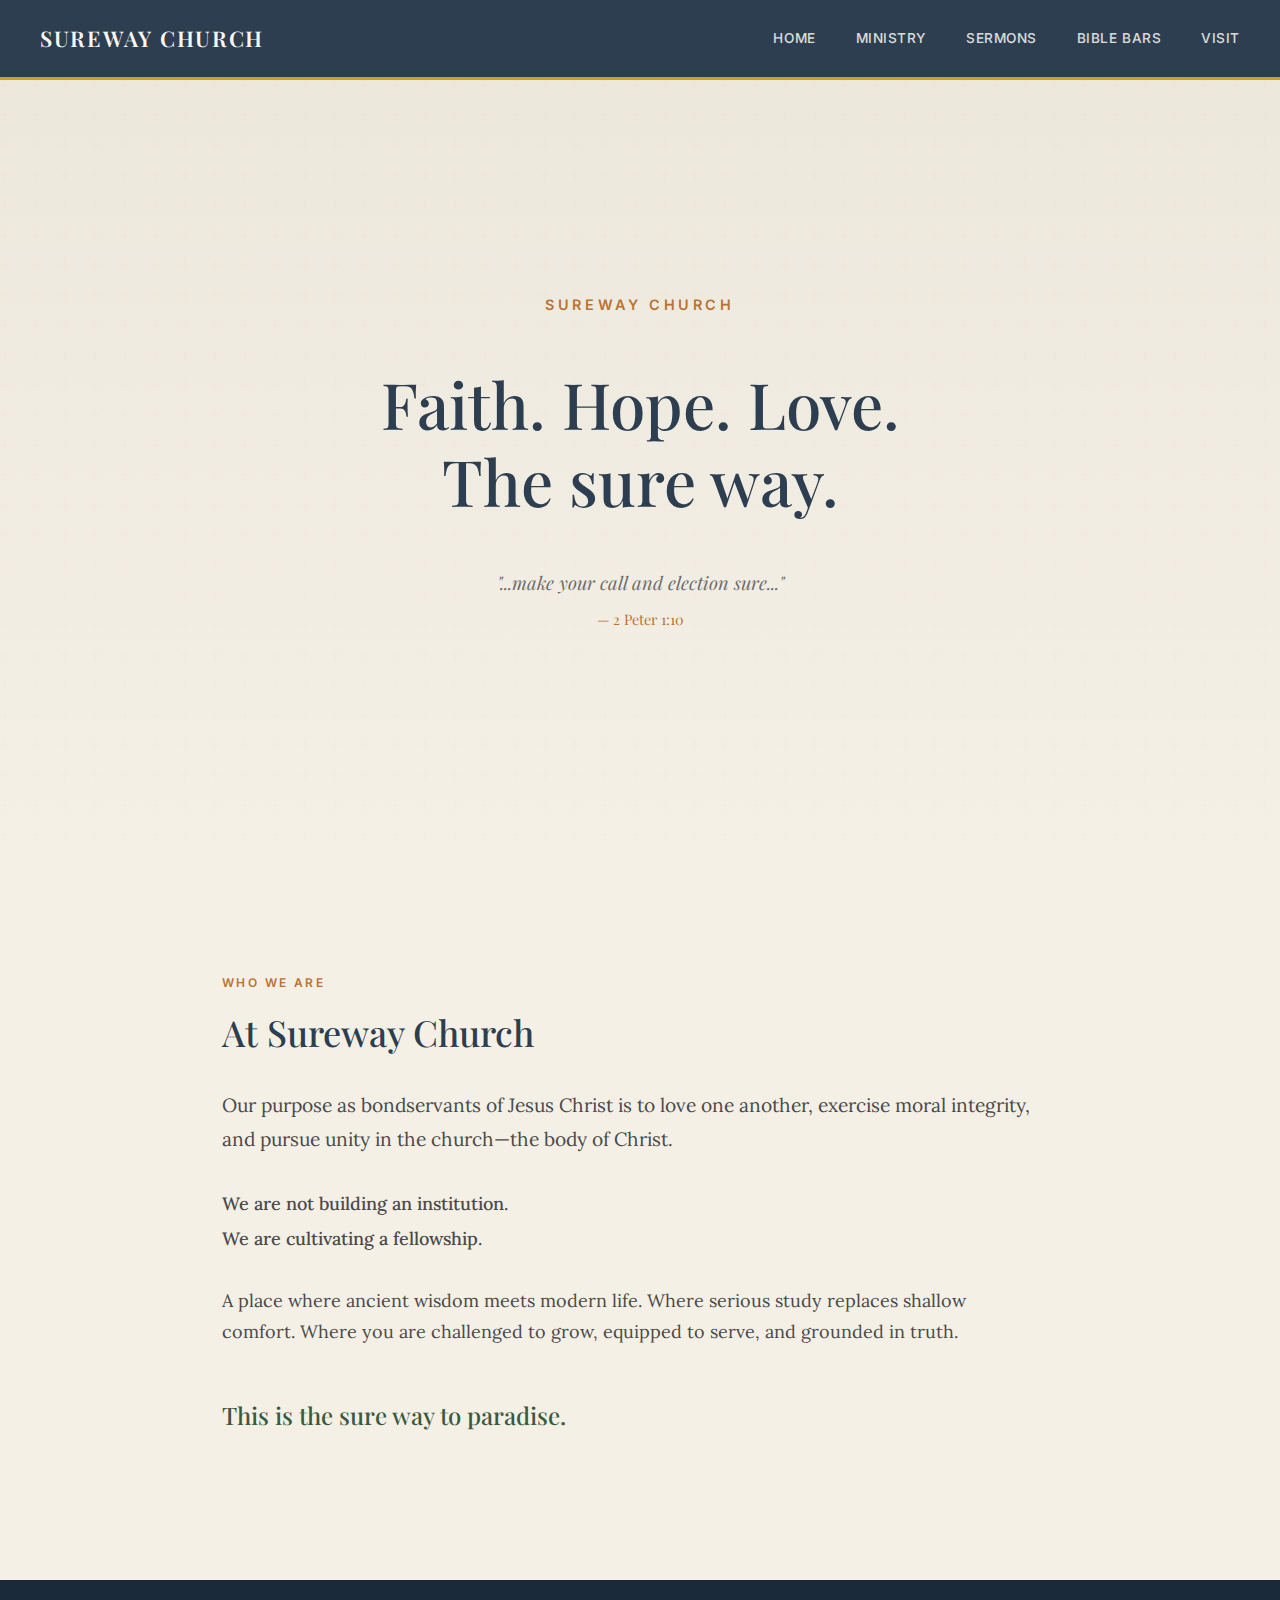
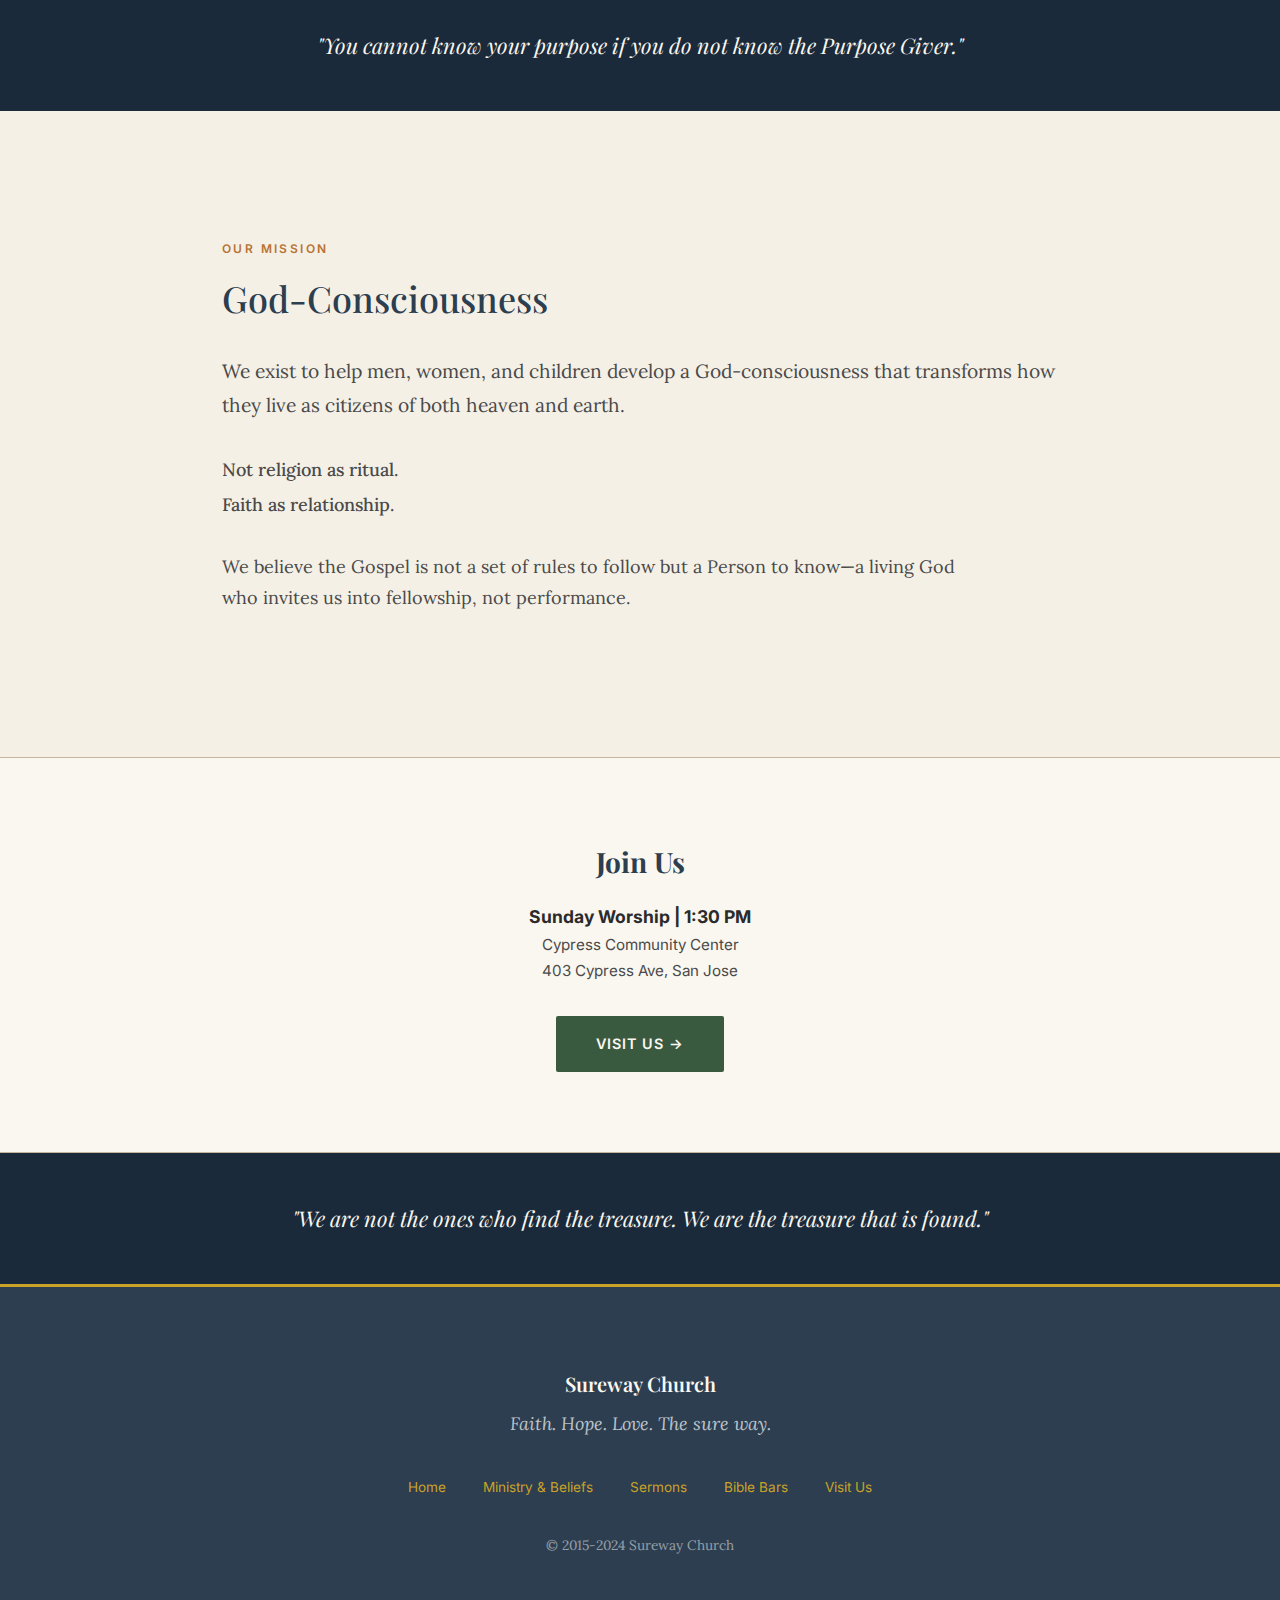
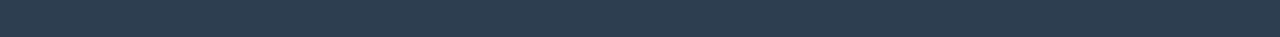
<file: index.html>
<!DOCTYPE html>
<html lang="en">

<head>
    <meta charset="UTF-8">
    <meta name="viewport" content="width=device-width, initial-scale=1.0">
    <title>Sureway Church | Faith. Hope. Love. The sure way.</title>
    <meta name="description"
        content="At Sureway Church, our purpose as bondservants of Jesus Christ is to love one another, exercise moral integrity, and pursue unity in the church.">
    <link rel="preconnect" href="https://fonts.googleapis.com">
    <link rel="preconnect" href="https://fonts.gstatic.com" crossorigin>
    <link
        href="https://fonts.googleapis.com/css2?family=Inter:wght@400;500;600&family=Lora:ital,wght@0,400;0,500;0,600;1,400;1,500&family=Playfair+Display:ital,wght@0,400;0,500;0,600;0,700;1,400;1,500&display=swap"
        rel="stylesheet">
    <style>
        :root {
            /* Colors */
            --parchment: #F5F0E6;
            --cream: #FAF7F0;
            --warm: #EDE8DC;
            --slate: #2C3E50;
            --navy: #1A2A3A;
            --sage: #3A5A40;
            --sage-hover: #2d4832;
            --copper: #B87333;
            --gold: #C9A227;
            --text-primary: #2B2B2B;
            --text-secondary: #4A4A4A;
            --text-muted: #6B6B6B;
            --border: #C4B69C;

            /* Typography */
            --font-display: 'Playfair Display', Georgia, serif;
            --font-body: 'Lora', Georgia, serif;
            --font-sans: 'Inter', -apple-system, sans-serif;

            /* Spacing */
            --space-xs: 0.5rem;
            --space-sm: 1rem;
            --space-md: 2rem;
            --space-lg: 3rem;
            --space-xl: 5rem;
            --space-2xl: 8rem;
        }

        * {
            margin: 0;
            padding: 0;
            box-sizing: border-box;
        }

        html {
            scroll-behavior: smooth;
        }

        body {
            font-family: var(--font-body);
            background-color: var(--parchment);
            color: var(--text-primary);
            line-height: 1.7;
            font-size: 18px;
        }

        /* ===== HEADER ===== */
        header {
            background-color: var(--slate);
            border-bottom: 3px solid var(--gold);
            padding: 1.25rem 2rem;
            position: sticky;
            top: 0;
            z-index: 100;
        }

        .header-inner {
            max-width: 1200px;
            margin: 0 auto;
            display: flex;
            justify-content: space-between;
            align-items: center;
        }

        .logo {
            font-family: var(--font-display);
            color: var(--cream);
            font-size: 1.35rem;
            font-weight: 600;
            letter-spacing: 0.08em;
            text-transform: uppercase;
            text-decoration: none;
        }

        nav {
            display: flex;
            gap: 2.5rem;
        }

        nav a {
            font-family: var(--font-sans);
            color: var(--cream);
            text-decoration: none;
            font-size: 0.85rem;
            font-weight: 500;
            letter-spacing: 0.04em;
            text-transform: uppercase;
            opacity: 0.85;
            transition: opacity 0.2s, color 0.2s;
        }

        nav a:hover {
            opacity: 1;
            color: var(--gold);
        }

        /* ===== HERO ===== */
        .hero {
            min-height: 85vh;
            display: flex;
            flex-direction: column;
            justify-content: center;
            align-items: center;
            text-align: center;
            padding: var(--space-xl) var(--space-md);
            background: linear-gradient(to bottom, var(--warm) 0%, var(--parchment) 100%);
            position: relative;
        }

        .hero::before {
            content: '';
            position: absolute;
            top: 0;
            left: 0;
            right: 0;
            bottom: 0;
            background: url("data:image/svg+xml,%3Csvg width='60' height='60' viewBox='0 0 60 60' xmlns='http://www.w3.org/2000/svg'%3E%3Cg fill='none' fill-rule='evenodd'%3E%3Cg fill='%23C4B69C' fill-opacity='0.08'%3E%3Cpath d='M36 34v-4h-2v4h-4v2h4v4h2v-4h4v-2h-4zm0-30V0h-2v4h-4v2h4v4h2V6h4V4h-4zM6 34v-4H4v4H0v2h4v4h2v-4h4v-2H6zM6 4V0H4v4H0v2h4v4h2V6h4V4H6z'/%3E%3C/g%3E%3C/g%3E%3C/svg%3E");
            opacity: 0.5;
            pointer-events: none;
        }

        .hero-content {
            position: relative;
            z-index: 1;
            max-width: 800px;
        }

        .hero-brand {
            font-family: var(--font-sans);
            font-size: 0.9rem;
            font-weight: 600;
            letter-spacing: 0.25em;
            text-transform: uppercase;
            color: var(--copper);
            margin-bottom: var(--space-lg);
        }

        .hero-tagline {
            font-family: var(--font-display);
            font-size: clamp(2.5rem, 6vw, 4rem);
            font-weight: 500;
            color: var(--slate);
            line-height: 1.2;
            margin-bottom: var(--space-md);
        }

        .hero-tagline span {
            display: block;
        }

        .hero-scripture {
            font-family: var(--font-display);
            font-style: italic;
            font-size: 1.15rem;
            color: var(--text-muted);
            margin-top: var(--space-lg);
        }

        .hero-scripture cite {
            display: block;
            font-style: normal;
            font-size: 0.9rem;
            margin-top: 0.5rem;
            color: var(--copper);
        }

        /* ===== SECTIONS ===== */
        .section {
            padding: var(--space-2xl) var(--space-md);
            max-width: 900px;
            margin: 0 auto;
        }

        .section-label {
            font-family: var(--font-sans);
            font-size: 0.75rem;
            font-weight: 600;
            letter-spacing: 0.2em;
            text-transform: uppercase;
            color: var(--copper);
            margin-bottom: var(--space-sm);
        }

        .section h2 {
            font-family: var(--font-display);
            font-size: 2.25rem;
            font-weight: 500;
            color: var(--slate);
            margin-bottom: var(--space-md);
            line-height: 1.3;
        }

        .section p {
            color: var(--text-secondary);
            margin-bottom: var(--space-sm);
            max-width: 70ch;
        }

        .section p.lead {
            font-size: 1.2rem;
            line-height: 1.8;
        }

        .section p.emphasis {
            font-family: var(--font-display);
            font-size: 1.35rem;
            font-style: italic;
            color: var(--text-primary);
            margin: var(--space-md) 0;
            line-height: 1.6;
        }

        .section p.declaration {
            font-family: var(--font-display);
            font-size: 1.5rem;
            color: var(--sage);
            font-weight: 500;
            margin-top: var(--space-lg);
        }

        /* Short declaratives */
        .short-lines {
            margin: var(--space-md) 0;
        }

        .short-lines p {
            margin-bottom: 0.25rem;
            font-weight: 500;
        }

        /* ===== SCRIPTURE BAR ===== */
        .scripture-bar {
            background-color: var(--navy);
            color: var(--cream);
            padding: var(--space-lg) var(--space-md);
            text-align: center;
        }

        .scripture-bar blockquote {
            font-family: var(--font-display);
            font-style: italic;
            font-size: 1.35rem;
            max-width: 800px;
            margin: 0 auto;
            line-height: 1.6;
        }

        /* ===== CTA SECTION ===== */
        .cta-section {
            background-color: var(--cream);
            border-top: 1px solid var(--border);
            border-bottom: 1px solid var(--border);
            padding: var(--space-xl) var(--space-md);
            text-align: center;
        }

        .cta-section h3 {
            font-family: var(--font-display);
            font-size: 1.75rem;
            color: var(--slate);
            margin-bottom: var(--space-sm);
        }

        .cta-section p {
            color: var(--text-muted);
            margin-bottom: var(--space-md);
        }

        .cta-details {
            font-family: var(--font-sans);
            font-size: 0.95rem;
            color: var(--text-secondary);
            margin-bottom: var(--space-md);
        }

        .cta-details strong {
            display: block;
            font-size: 1.1rem;
            color: var(--text-primary);
        }

        .btn {
            display: inline-block;
            font-family: var(--font-sans);
            font-size: 0.9rem;
            font-weight: 600;
            letter-spacing: 0.06em;
            text-transform: uppercase;
            text-decoration: none;
            padding: 1rem 2.5rem;
            border-radius: 2px;
            transition: all 0.2s;
        }

        .btn-primary {
            background-color: var(--sage);
            color: var(--cream);
        }

        .btn-primary:hover {
            background-color: var(--sage-hover);
            transform: translateY(-2px);
        }

        /* ===== FOOTER ===== */
        footer {
            background-color: var(--slate);
            color: var(--cream);
            padding: var(--space-xl) var(--space-md);
            text-align: center;
            border-top: 3px solid var(--gold);
        }

        .footer-brand {
            font-family: var(--font-display);
            font-size: 1.25rem;
            font-weight: 600;
            margin-bottom: 0.5rem;
        }

        .footer-tagline {
            font-family: var(--font-body);
            font-style: italic;
            color: rgba(255, 255, 255, 0.7);
            margin-bottom: var(--space-md);
        }

        .footer-nav {
            margin-bottom: var(--space-md);
        }

        .footer-nav a {
            font-family: var(--font-sans);
            font-size: 0.85rem;
            color: var(--gold);
            text-decoration: none;
            margin: 0 1rem;
            transition: color 0.2s;
        }

        .footer-nav a:hover {
            color: var(--cream);
        }

        .footer-copy {
            font-size: 0.85rem;
            color: rgba(255, 255, 255, 0.5);
        }

        /* ===== RESPONSIVE ===== */
        @media (max-width: 768px) {
            header {
                padding: 1rem;
            }

            nav {
                gap: 1.5rem;
            }

            nav a {
                font-size: 0.75rem;
            }

            .hero {
                min-height: 70vh;
                padding: var(--space-lg) var(--space-sm);
            }

            .hero-brand {
                font-size: 0.8rem;
            }

            .section {
                padding: var(--space-xl) var(--space-sm);
            }

            .section h2 {
                font-size: 1.75rem;
            }

            .scripture-bar blockquote {
                font-size: 1.1rem;
            }
        }

        @media (max-width: 600px) {
            nav {
                display: none;
            }
        }
    </style>
</head>

<body>
    <header>
        <div class="header-inner">
            <a href="#" class="logo">Sureway Church</a>
            <nav>
                <a href="#">Home</a>
                <a href="#">Ministry</a>
                <a href="#">Sermons</a>
                <a href="#">Bible Bars</a>
                <a href="#">Visit</a>
            </nav>
        </div>
    </header>

    <section class="hero">
        <div class="hero-content">
            <div class="hero-brand">Sureway Church</div>
            <h1 class="hero-tagline">
                <span>Faith. Hope. Love.</span>
                <span>The sure way.</span>
            </h1>
            <div class="hero-scripture">
                <blockquote>"...make your call and election sure..."</blockquote>
                <cite>— 2 Peter 1:10</cite>
            </div>
        </div>
    </section>

    <section class="section">
        <div class="section-label">Who We Are</div>
        <h2>At Sureway Church</h2>
        <p class="lead">Our purpose as bondservants of Jesus Christ is to love one another, exercise moral integrity,
            and pursue unity in the church—the body of Christ.</p>

        <div class="short-lines">
            <p>We are not building an institution.</p>
            <p>We are cultivating a fellowship.</p>
        </div>

        <p>A place where ancient wisdom meets modern life. Where serious study replaces shallow comfort. Where you are
            challenged to grow, equipped to serve, and grounded in truth.</p>

        <p class="declaration">This is the sure way to paradise.</p>
    </section>

    <div class="scripture-bar">
        <blockquote>"You cannot know your purpose if you do not know the Purpose Giver."</blockquote>
    </div>

    <section class="section">
        <div class="section-label">Our Mission</div>
        <h2>God-Consciousness</h2>
        <p class="lead">We exist to help men, women, and children develop a God-consciousness that transforms how they
            live as citizens of both heaven and earth.</p>

        <div class="short-lines">
            <p>Not religion as ritual.</p>
            <p>Faith as relationship.</p>
        </div>

        <p>We believe the Gospel is not a set of rules to follow but a Person to know—a living God who invites us into
            fellowship, not performance.</p>
    </section>

    <section class="cta-section">
        <h3>Join Us</h3>
        <div class="cta-details">
            <strong>Sunday Worship | 1:30 PM</strong>
            Cypress Community Center<br>
            403 Cypress Ave, San Jose
        </div>
        <a href="#" class="btn btn-primary">Visit Us →</a>
    </section>

    <div class="scripture-bar">
        <blockquote>"We are not the ones who find the treasure. We are the treasure that is found."</blockquote>
    </div>

    <footer>
        <div class="footer-brand">Sureway Church</div>
        <div class="footer-tagline">Faith. Hope. Love. The sure way.</div>
        <div class="footer-nav">
            <a href="#">Home</a>
            <a href="#">Ministry & Beliefs</a>
            <a href="#">Sermons</a>
            <a href="#">Bible Bars</a>
            <a href="#">Visit Us</a>
        </div>
        <div class="footer-copy">© 2015-2024 Sureway Church</div>
    </footer>
</body>

</html>
</file>
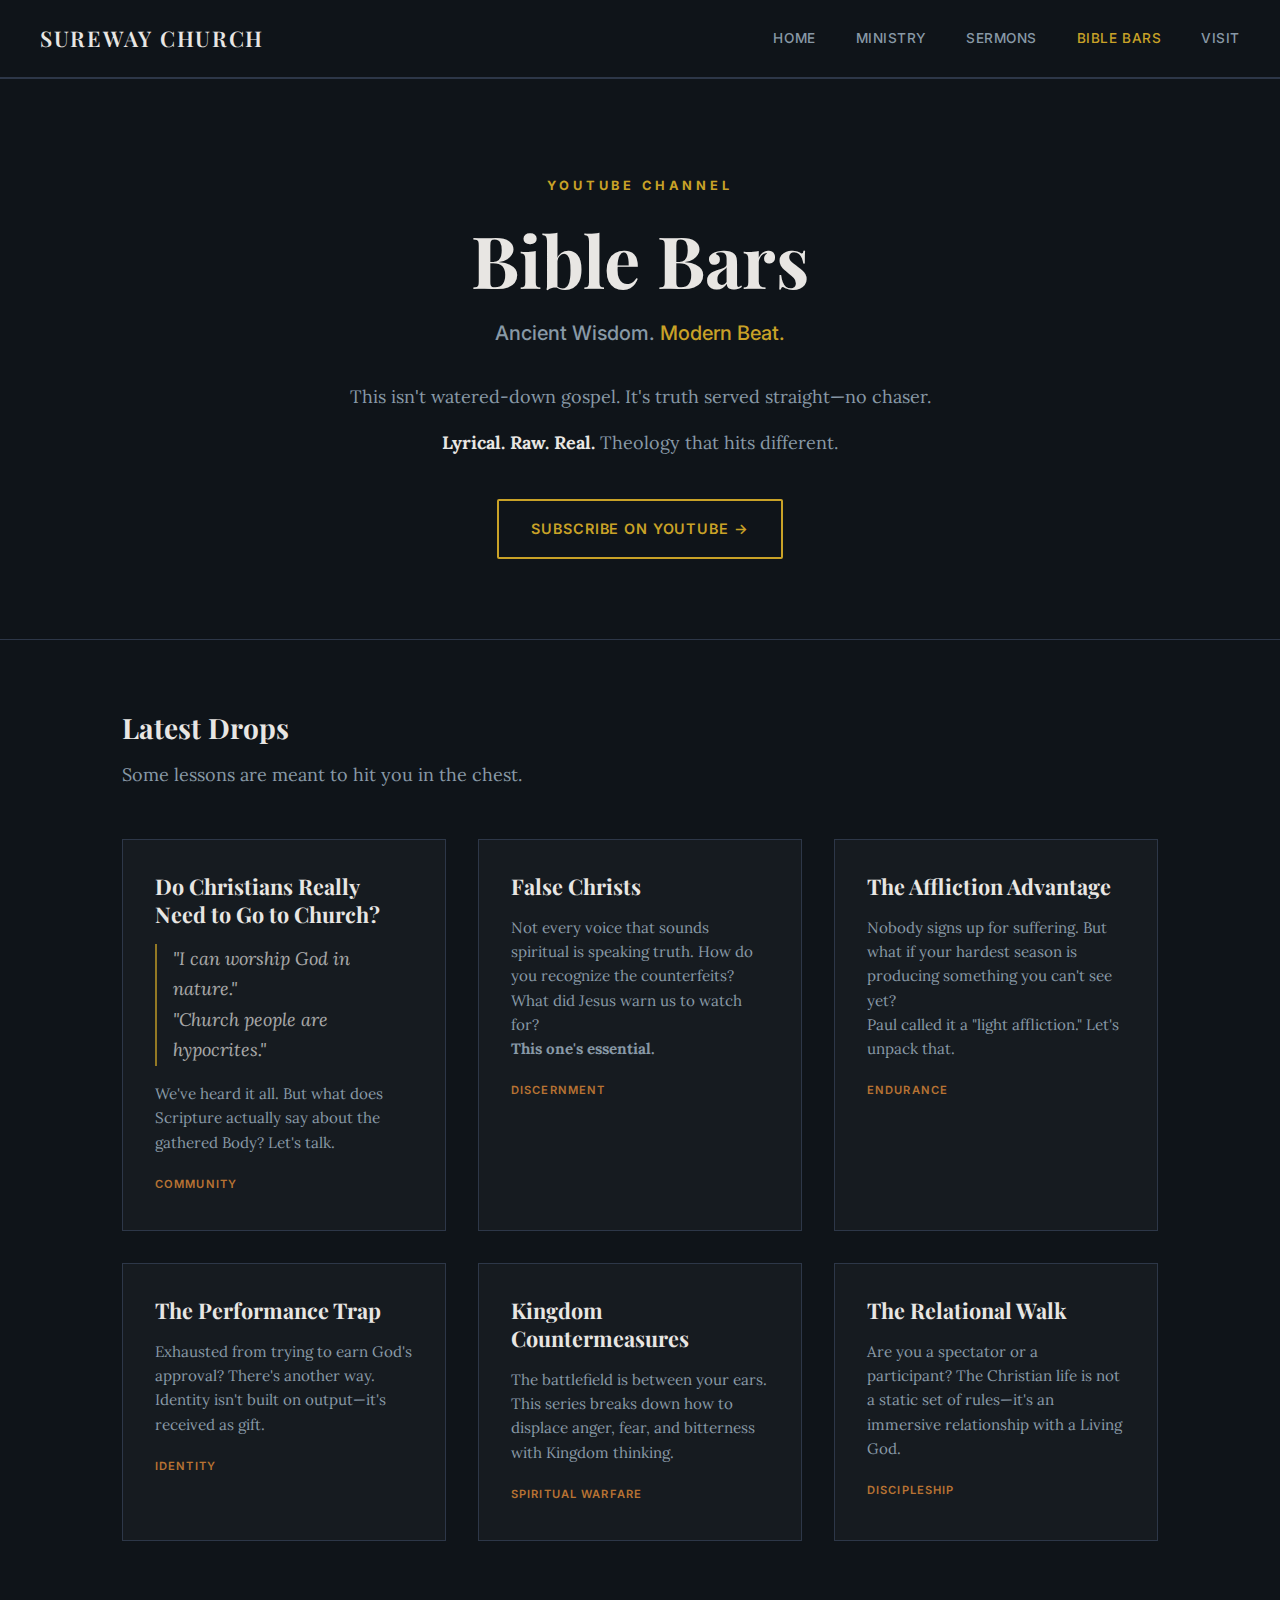
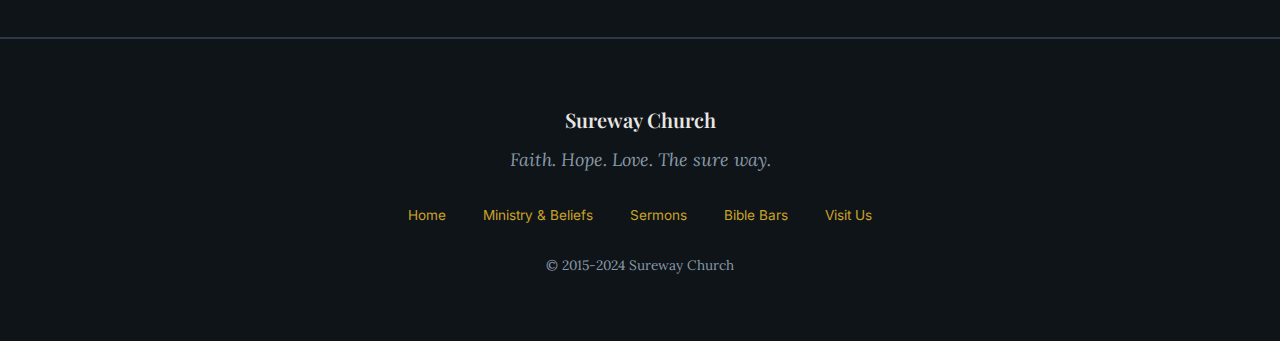
<file: biblebars.html>
<!DOCTYPE html>
<html lang="en">

<head>
    <meta charset="UTF-8">
    <meta name="viewport" content="width=device-width, initial-scale=1.0">
    <title>Bible Bars | Sureway Church</title>
    <meta name="description" content="Ancient Wisdom. Modern Beat. Truth served straight—no chaser.">
    <link rel="preconnect" href="https://fonts.googleapis.com">
    <link rel="preconnect" href="https://fonts.gstatic.com" crossorigin>
    <link
        href="https://fonts.googleapis.com/css2?family=Inter:wght@400;500;600;700&family=Lora:ital,wght@0,400;0,500;0,600;1,400;1,500&family=Playfair+Display:ital,wght@0,400;0,500;0,600;0,700;1,400;1,500&display=swap"
        rel="stylesheet">
    <style>
        :root {
            --parchment: #F5F0E6;
            --cream: #FAF7F0;
            --slate: #2C3E50;
            --navy: #1A2A3A;
            --dark: #0f1419;
            --sage: #3A5A40;
            --copper: #B87333;
            --gold: #C9A227;
            --text-primary: #2B2B2B;
            --text-light: #e8e6e3;
            --text-muted-dark: #8899a6;
            --border: #2d3748;
            --font-display: 'Playfair Display', Georgia, serif;
            --font-body: 'Lora', Georgia, serif;
            --font-sans: 'Inter', -apple-system, sans-serif;
        }

        * {
            margin: 0;
            padding: 0;
            box-sizing: border-box;
        }

        html {
            scroll-behavior: smooth;
        }

        body {
            font-family: var(--font-body);
            background-color: var(--dark);
            color: var(--text-light);
            line-height: 1.7;
            font-size: 18px;
        }

        /* Header - Dark variant */
        header {
            background-color: var(--dark);
            border-bottom: 2px solid var(--border);
            padding: 1.25rem 2rem;
            position: sticky;
            top: 0;
            z-index: 100;
        }

        .header-inner {
            max-width: 1200px;
            margin: 0 auto;
            display: flex;
            justify-content: space-between;
            align-items: center;
        }

        .logo {
            font-family: var(--font-display);
            color: var(--text-light);
            font-size: 1.35rem;
            font-weight: 600;
            letter-spacing: 0.08em;
            text-transform: uppercase;
            text-decoration: none;
        }

        nav {
            display: flex;
            gap: 2.5rem;
        }

        nav a {
            font-family: var(--font-sans);
            color: var(--text-muted-dark);
            text-decoration: none;
            font-size: 0.85rem;
            font-weight: 500;
            letter-spacing: 0.04em;
            text-transform: uppercase;
            transition: color 0.2s;
        }

        nav a:hover,
        nav a.active {
            color: var(--gold);
        }

        /* Hero - Urban */
        .hero {
            padding: 6rem 2rem 5rem;
            text-align: center;
            border-bottom: 1px solid var(--border);
        }

        .hero-label {
            font-family: var(--font-sans);
            font-size: 0.8rem;
            font-weight: 700;
            letter-spacing: 0.3em;
            text-transform: uppercase;
            color: var(--gold);
            margin-bottom: 1.5rem;
        }

        .hero h1 {
            font-family: var(--font-display);
            font-size: clamp(2.5rem, 7vw, 4.5rem);
            font-weight: 700;
            color: var(--text-light);
            margin-bottom: 1rem;
            line-height: 1.1;
        }

        .hero .tagline {
            font-family: var(--font-sans);
            font-size: 1.25rem;
            font-weight: 500;
            color: var(--text-muted-dark);
            margin-bottom: 2rem;
        }

        .hero .tagline span {
            color: var(--gold);
        }

        .hero-desc {
            max-width: 650px;
            margin: 0 auto;
        }

        .hero-desc p {
            color: var(--text-muted-dark);
            margin-bottom: 1rem;
        }

        .hero-desc p strong {
            color: var(--text-light);
        }

        .btn {
            display: inline-block;
            font-family: var(--font-sans);
            font-size: 0.9rem;
            font-weight: 600;
            letter-spacing: 0.06em;
            text-transform: uppercase;
            text-decoration: none;
            padding: 1rem 2rem;
            border-radius: 2px;
            transition: all 0.2s;
            margin-top: 1.5rem;
        }

        .btn-outline {
            border: 2px solid var(--gold);
            color: var(--gold);
            background: transparent;
        }

        .btn-outline:hover {
            background: var(--gold);
            color: var(--dark);
        }

        /* Video Grid */
        main {
            max-width: 1100px;
            margin: 0 auto;
            padding: 4rem 2rem;
        }

        .section-header {
            margin-bottom: 3rem;
        }

        .section-header h2 {
            font-family: var(--font-display);
            font-size: 1.75rem;
            color: var(--text-light);
            margin-bottom: 0.5rem;
        }

        .section-header p {
            color: var(--text-muted-dark);
        }

        .video-grid {
            display: grid;
            grid-template-columns: repeat(auto-fit, minmax(320px, 1fr));
            gap: 2rem;
        }

        .video-card {
            background: rgba(255, 255, 255, 0.03);
            border: 1px solid var(--border);
            padding: 2rem;
            transition: transform 0.2s, border-color 0.2s;
        }

        .video-card:hover {
            transform: translateY(-4px);
            border-color: var(--gold);
        }

        .video-card h3 {
            font-family: var(--font-display);
            font-size: 1.35rem;
            color: var(--text-light);
            margin-bottom: 1rem;
            line-height: 1.3;
        }

        .video-card p {
            color: var(--text-muted-dark);
            font-size: 0.95rem;
            line-height: 1.6;
        }

        .video-card .tag {
            display: inline-block;
            font-family: var(--font-sans);
            font-size: 0.7rem;
            font-weight: 600;
            letter-spacing: 0.1em;
            text-transform: uppercase;
            color: var(--copper);
            margin-top: 1.25rem;
        }

        /* Quote callouts */
        .video-card blockquote {
            font-style: italic;
            color: var(--text-light);
            opacity: 0.7;
            margin-bottom: 1rem;
            padding-left: 1rem;
            border-left: 2px solid var(--gold);
        }

        /* Footer - Dark */
        footer {
            background-color: var(--dark);
            color: var(--text-light);
            padding: 4rem 2rem;
            text-align: center;
            border-top: 2px solid var(--border);
            margin-top: 2rem;
        }

        .footer-brand {
            font-family: var(--font-display);
            font-size: 1.25rem;
            font-weight: 600;
            margin-bottom: 0.5rem;
        }

        .footer-tagline {
            font-family: var(--font-body);
            font-style: italic;
            color: var(--text-muted-dark);
            margin-bottom: 1.5rem;
        }

        .footer-nav {
            margin-bottom: 1.5rem;
        }

        .footer-nav a {
            font-family: var(--font-sans);
            font-size: 0.85rem;
            color: var(--gold);
            text-decoration: none;
            margin: 0 1rem;
            transition: color 0.2s;
        }

        .footer-nav a:hover {
            color: var(--text-light);
        }

        .footer-copy {
            font-size: 0.85rem;
            color: var(--text-muted-dark);
        }

        @media (max-width: 768px) {
            .hero h1 {
                font-size: 2.5rem;
            }

            .hero .tagline {
                font-size: 1.1rem;
            }

            main {
                padding: 2.5rem 1.5rem;
            }

            nav {
                display: none;
            }
        }
    </style>
</head>

<body>
    <header>
        <div class="header-inner">
            <a href="index.html" class="logo">Sureway Church</a>
            <nav>
                <a href="index.html">Home</a>
                <a href="ministry.html">Ministry</a>
                <a href="sermons.html">Sermons</a>
                <a href="biblebars.html" class="active">Bible Bars</a>
                <a href="visit.html">Visit</a>
            </nav>
        </div>
    </header>

    <section class="hero">
        <div class="hero-label">YouTube Channel</div>
        <h1>Bible Bars</h1>
        <p class="tagline">Ancient Wisdom. <span>Modern Beat.</span></p>

        <div class="hero-desc">
            <p>This isn't watered-down gospel. It's truth served straight—no chaser.</p>
            <p><strong>Lyrical. Raw. Real.</strong> Theology that hits different.</p>
        </div>

        <a href="https://www.youtube.com/@BibleBars3" target="_blank" class="btn btn-outline">Subscribe on YouTube →</a>
    </section>

    <main>
        <div class="section-header">
            <h2>Latest Drops</h2>
            <p>Some lessons are meant to hit you in the chest.</p>
        </div>

        <div class="video-grid">
            <article class="video-card">
                <h3>Do Christians Really Need to Go to Church?</h3>
                <blockquote>"I can worship God in nature."<br>"Church people are hypocrites."</blockquote>
                <p>We've heard it all. But what does Scripture actually say about the gathered Body? Let's talk.</p>
                <span class="tag">Community</span>
            </article>

            <article class="video-card">
                <h3>False Christs</h3>
                <p>Not every voice that sounds spiritual is speaking truth. How do you recognize the counterfeits? What
                    did Jesus warn us to watch for?</p>
                <p><strong>This one's essential.</strong></p>
                <span class="tag">Discernment</span>
            </article>

            <article class="video-card">
                <h3>The Affliction Advantage</h3>
                <p>Nobody signs up for suffering. But what if your hardest season is producing something you can't see
                    yet?</p>
                <p>Paul called it a "light affliction." Let's unpack that.</p>
                <span class="tag">Endurance</span>
            </article>

            <article class="video-card">
                <h3>The Performance Trap</h3>
                <p>Exhausted from trying to earn God's approval? There's another way. Identity isn't built on
                    output—it's received as gift.</p>
                <span class="tag">Identity</span>
            </article>

            <article class="video-card">
                <h3>Kingdom Countermeasures</h3>
                <p>The battlefield is between your ears. This series breaks down how to displace anger, fear, and
                    bitterness with Kingdom thinking.</p>
                <span class="tag">Spiritual Warfare</span>
            </article>

            <article class="video-card">
                <h3>The Relational Walk</h3>
                <p>Are you a spectator or a participant? The Christian life is not a static set of rules—it's an
                    immersive relationship with a Living God.</p>
                <span class="tag">Discipleship</span>
            </article>
        </div>
    </main>

    <footer>
        <div class="footer-brand">Sureway Church</div>
        <div class="footer-tagline">Faith. Hope. Love. The sure way.</div>
        <div class="footer-nav">
            <a href="index.html">Home</a>
            <a href="ministry.html">Ministry & Beliefs</a>
            <a href="sermons.html">Sermons</a>
            <a href="biblebars.html">Bible Bars</a>
            <a href="visit.html">Visit Us</a>
        </div>
        <div class="footer-copy">© 2015-2024 Sureway Church</div>
    </footer>
</body>

</html>
</file>
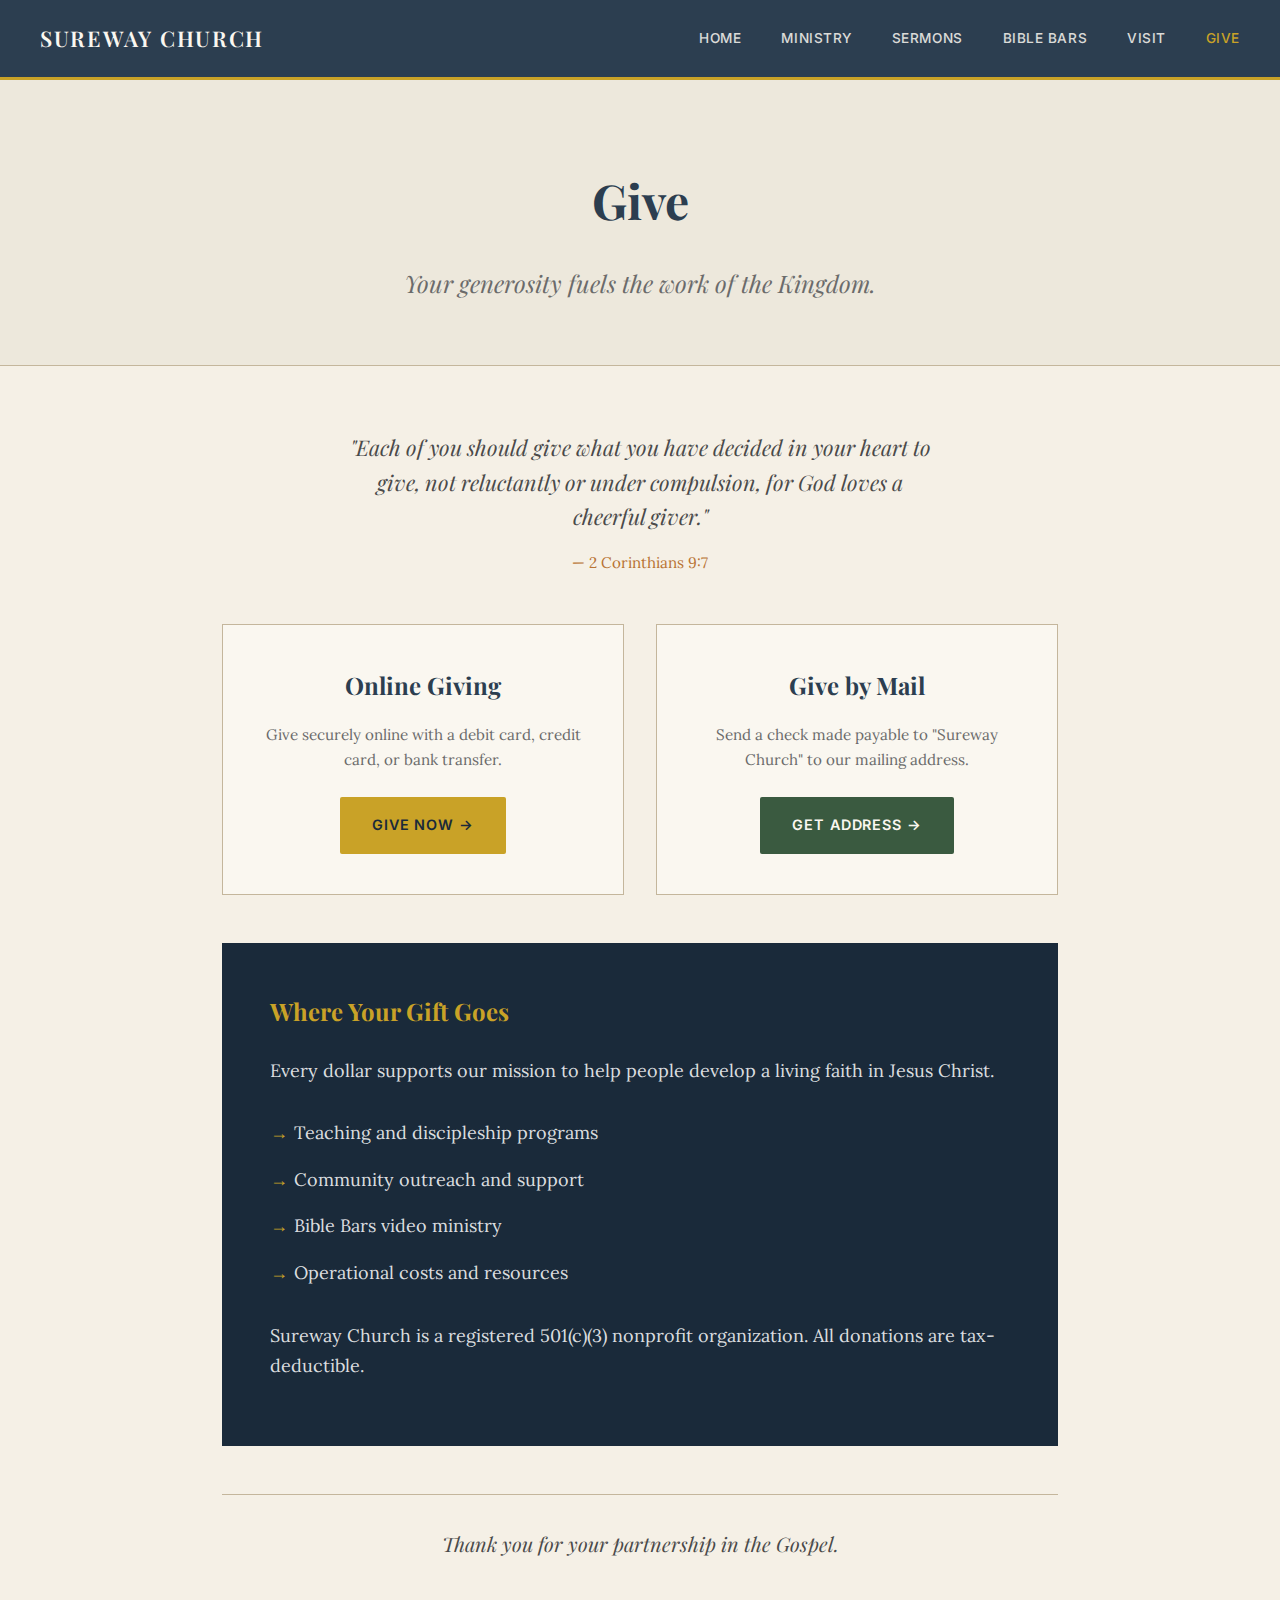
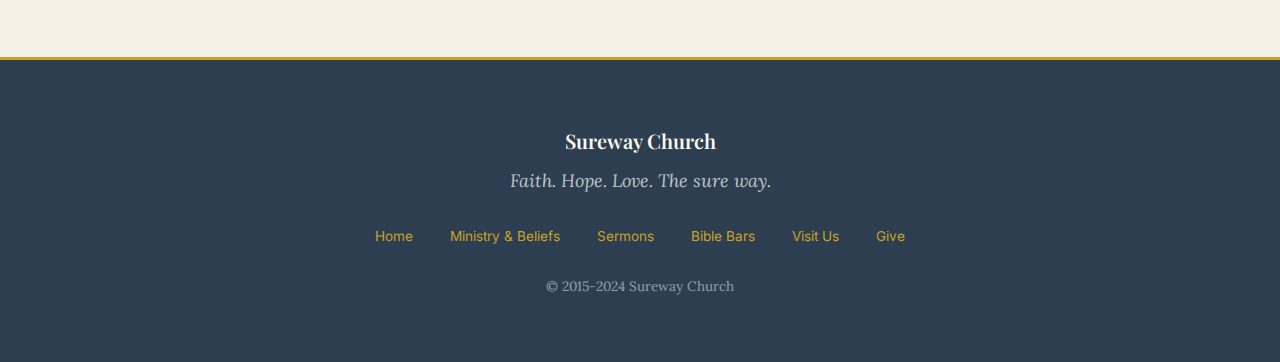
<file: giving.html>
<!DOCTYPE html>
<html lang="en">

<head>
    <meta charset="UTF-8">
    <meta name="viewport" content="width=device-width, initial-scale=1.0">
    <title>Give | Sureway Church</title>
    <meta name="description"
        content="Support the mission of Sureway Church. Your generosity fuels ministry, outreach, and the work of the Kingdom.">
    <link rel="preconnect" href="https://fonts.googleapis.com">
    <link rel="preconnect" href="https://fonts.gstatic.com" crossorigin>
    <link
        href="https://fonts.googleapis.com/css2?family=Inter:wght@400;500;600&family=Lora:ital,wght@0,400;0,500;0,600;1,400;1,500&family=Playfair+Display:ital,wght@0,400;0,500;0,600;0,700;1,400;1,500&display=swap"
        rel="stylesheet">
    <style>
        :root {
            --parchment: #F5F0E6;
            --cream: #FAF7F0;
            --warm: #EDE8DC;
            --slate: #2C3E50;
            --navy: #1A2A3A;
            --sage: #3A5A40;
            --sage-hover: #2d4832;
            --copper: #B87333;
            --gold: #C9A227;
            --text-primary: #2B2B2B;
            --text-secondary: #4A4A4A;
            --text-muted: #6B6B6B;
            --border: #C4B69C;
            --font-display: 'Playfair Display', Georgia, serif;
            --font-body: 'Lora', Georgia, serif;
            --font-sans: 'Inter', -apple-system, sans-serif;
        }

        * {
            margin: 0;
            padding: 0;
            box-sizing: border-box;
        }

        html {
            scroll-behavior: smooth;
        }

        body {
            font-family: var(--font-body);
            background-color: var(--parchment);
            color: var(--text-primary);
            line-height: 1.7;
            font-size: 18px;
        }

        /* Header */
        header {
            background-color: var(--slate);
            border-bottom: 3px solid var(--gold);
            padding: 1.25rem 2rem;
            position: sticky;
            top: 0;
            z-index: 100;
        }

        .header-inner {
            max-width: 1200px;
            margin: 0 auto;
            display: flex;
            justify-content: space-between;
            align-items: center;
        }

        .logo {
            font-family: var(--font-display);
            color: var(--cream);
            font-size: 1.35rem;
            font-weight: 600;
            letter-spacing: 0.08em;
            text-transform: uppercase;
            text-decoration: none;
        }

        nav {
            display: flex;
            gap: 2.5rem;
        }

        nav a {
            font-family: var(--font-sans);
            color: var(--cream);
            text-decoration: none;
            font-size: 0.85rem;
            font-weight: 500;
            letter-spacing: 0.04em;
            text-transform: uppercase;
            opacity: 0.85;
            transition: opacity 0.2s, color 0.2s;
        }

        nav a:hover,
        nav a.active {
            opacity: 1;
            color: var(--gold);
        }

        /* Page Header */
        .page-header {
            background: var(--warm);
            padding: 5rem 2rem 4rem;
            text-align: center;
            border-bottom: 1px solid var(--border);
        }

        .page-header h1 {
            font-family: var(--font-display);
            font-size: 3rem;
            color: var(--slate);
            margin-bottom: 1.5rem;
        }

        .page-header .intro {
            font-family: var(--font-display);
            font-size: 1.5rem;
            font-style: italic;
            color: var(--text-muted);
            max-width: 550px;
            margin: 0 auto;
            line-height: 1.5;
        }

        /* Main */
        main {
            max-width: 900px;
            margin: 0 auto;
            padding: 4rem 2rem;
        }

        /* Scripture */
        .scripture-intro {
            text-align: center;
            margin-bottom: 3rem;
        }

        .scripture-intro blockquote {
            font-family: var(--font-display);
            font-size: 1.35rem;
            font-style: italic;
            color: var(--text-secondary);
            max-width: 600px;
            margin: 0 auto;
            line-height: 1.6;
        }

        .scripture-intro cite {
            display: block;
            font-style: normal;
            font-size: 0.95rem;
            color: var(--copper);
            margin-top: 1rem;
        }

        /* Giving Options */
        .giving-grid {
            display: grid;
            grid-template-columns: repeat(auto-fit, minmax(280px, 1fr));
            gap: 2rem;
            margin-bottom: 3rem;
        }

        .giving-card {
            background: var(--cream);
            border: 1px solid var(--border);
            padding: 2.5rem;
            text-align: center;
            transition: transform 0.2s, box-shadow 0.2s;
        }

        .giving-card:hover {
            transform: translateY(-4px);
            box-shadow: 0 8px 24px rgba(0, 0, 0, 0.08);
        }

        .giving-card h2 {
            font-family: var(--font-display);
            font-size: 1.5rem;
            color: var(--slate);
            margin-bottom: 1rem;
        }

        .giving-card p {
            color: var(--text-muted);
            font-size: 0.95rem;
            margin-bottom: 1.5rem;
        }

        .btn {
            display: inline-block;
            font-family: var(--font-sans);
            font-size: 0.9rem;
            font-weight: 600;
            letter-spacing: 0.06em;
            text-transform: uppercase;
            text-decoration: none;
            padding: 1rem 2rem;
            border-radius: 2px;
            transition: all 0.2s;
        }

        .btn-primary {
            background-color: var(--sage);
            color: var(--cream);
        }

        .btn-primary:hover {
            background-color: var(--sage-hover);
            transform: translateY(-2px);
        }

        .btn-gold {
            background-color: var(--gold);
            color: var(--navy);
        }

        .btn-gold:hover {
            background-color: #d4ad2e;
        }

        /* Giving Info */
        .giving-info {
            background: var(--navy);
            color: var(--cream);
            padding: 3rem;
            margin-bottom: 3rem;
        }

        .giving-info h3 {
            font-family: var(--font-display);
            font-size: 1.5rem;
            margin-bottom: 1.5rem;
            color: var(--gold);
        }

        .giving-info p {
            color: rgba(255, 255, 255, 0.85);
            margin-bottom: 1rem;
        }

        .giving-info ul {
            list-style: none;
            margin: 1.5rem 0;
        }

        .giving-info li {
            color: rgba(255, 255, 255, 0.85);
            padding: 0.5rem 0;
            padding-left: 1.5rem;
            position: relative;
        }

        .giving-info li::before {
            content: "→";
            position: absolute;
            left: 0;
            color: var(--gold);
        }

        /* Thank You */
        .thank-you {
            text-align: center;
            padding: 2rem;
            border-top: 1px solid var(--border);
        }

        .thank-you p {
            font-family: var(--font-display);
            font-size: 1.25rem;
            font-style: italic;
            color: var(--text-secondary);
        }

        /* Footer */
        footer {
            background-color: var(--slate);
            color: var(--cream);
            padding: 4rem 2rem;
            text-align: center;
            border-top: 3px solid var(--gold);
        }

        .footer-brand {
            font-family: var(--font-display);
            font-size: 1.25rem;
            font-weight: 600;
            margin-bottom: 0.5rem;
        }

        .footer-tagline {
            font-family: var(--font-body);
            font-style: italic;
            color: rgba(255, 255, 255, 0.7);
            margin-bottom: 1.5rem;
        }

        .footer-nav {
            margin-bottom: 1.5rem;
        }

        .footer-nav a {
            font-family: var(--font-sans);
            font-size: 0.85rem;
            color: var(--gold);
            text-decoration: none;
            margin: 0 1rem;
            transition: color 0.2s;
        }

        .footer-nav a:hover {
            color: var(--cream);
        }

        .footer-copy {
            font-size: 0.85rem;
            color: rgba(255, 255, 255, 0.5);
        }

        @media (max-width: 768px) {
            .page-header h1 {
                font-size: 2.25rem;
            }

            .page-header .intro {
                font-size: 1.2rem;
            }

            main {
                padding: 2.5rem 1.5rem;
            }

            .giving-card {
                padding: 2rem;
            }

            .giving-info {
                padding: 2rem;
            }

            nav {
                display: none;
            }
        }
    </style>
</head>

<body>
    <header>
        <div class="header-inner">
            <a href="index.html" class="logo">Sureway Church</a>
            <nav>
                <a href="index.html">Home</a>
                <a href="ministry.html">Ministry</a>
                <a href="sermons.html">Sermons</a>
                <a href="biblebars.html">Bible Bars</a>
                <a href="visit.html">Visit</a>
                <a href="giving.html" class="active">Give</a>
            </nav>
        </div>
    </header>

    <div class="page-header">
        <h1>Give</h1>
        <p class="intro">Your generosity fuels the work of the Kingdom.</p>
    </div>

    <main>
        <div class="scripture-intro">
            <blockquote>"Each of you should give what you have decided in your heart to give, not reluctantly or under
                compulsion, for God loves a cheerful giver."</blockquote>
            <cite>— 2 Corinthians 9:7</cite>
        </div>

        <div class="giving-grid">
            <div class="giving-card">
                <h2>Online Giving</h2>
                <p>Give securely online with a debit card, credit card, or bank transfer.</p>
                <a href="#" class="btn btn-gold">Give Now →</a>
            </div>

            <div class="giving-card">
                <h2>Give by Mail</h2>
                <p>Send a check made payable to "Sureway Church" to our mailing address.</p>
                <a href="visit.html" class="btn btn-primary">Get Address →</a>
            </div>
        </div>

        <div class="giving-info">
            <h3>Where Your Gift Goes</h3>
            <p>Every dollar supports our mission to help people develop a living faith in Jesus Christ.</p>
            <ul>
                <li>Teaching and discipleship programs</li>
                <li>Community outreach and support</li>
                <li>Bible Bars video ministry</li>
                <li>Operational costs and resources</li>
            </ul>
            <p>Sureway Church is a registered 501(c)(3) nonprofit organization. All donations are tax-deductible.</p>
        </div>

        <div class="thank-you">
            <p>Thank you for your partnership in the Gospel.</p>
        </div>
    </main>

    <footer>
        <div class="footer-brand">Sureway Church</div>
        <div class="footer-tagline">Faith. Hope. Love. The sure way.</div>
        <div class="footer-nav">
            <a href="index.html">Home</a>
            <a href="ministry.html">Ministry & Beliefs</a>
            <a href="sermons.html">Sermons</a>
            <a href="biblebars.html">Bible Bars</a>
            <a href="visit.html">Visit Us</a>
            <a href="giving.html">Give</a>
        </div>
        <div class="footer-copy">© 2015-2024 Sureway Church</div>
    </footer>
</body>

</html>
</file>
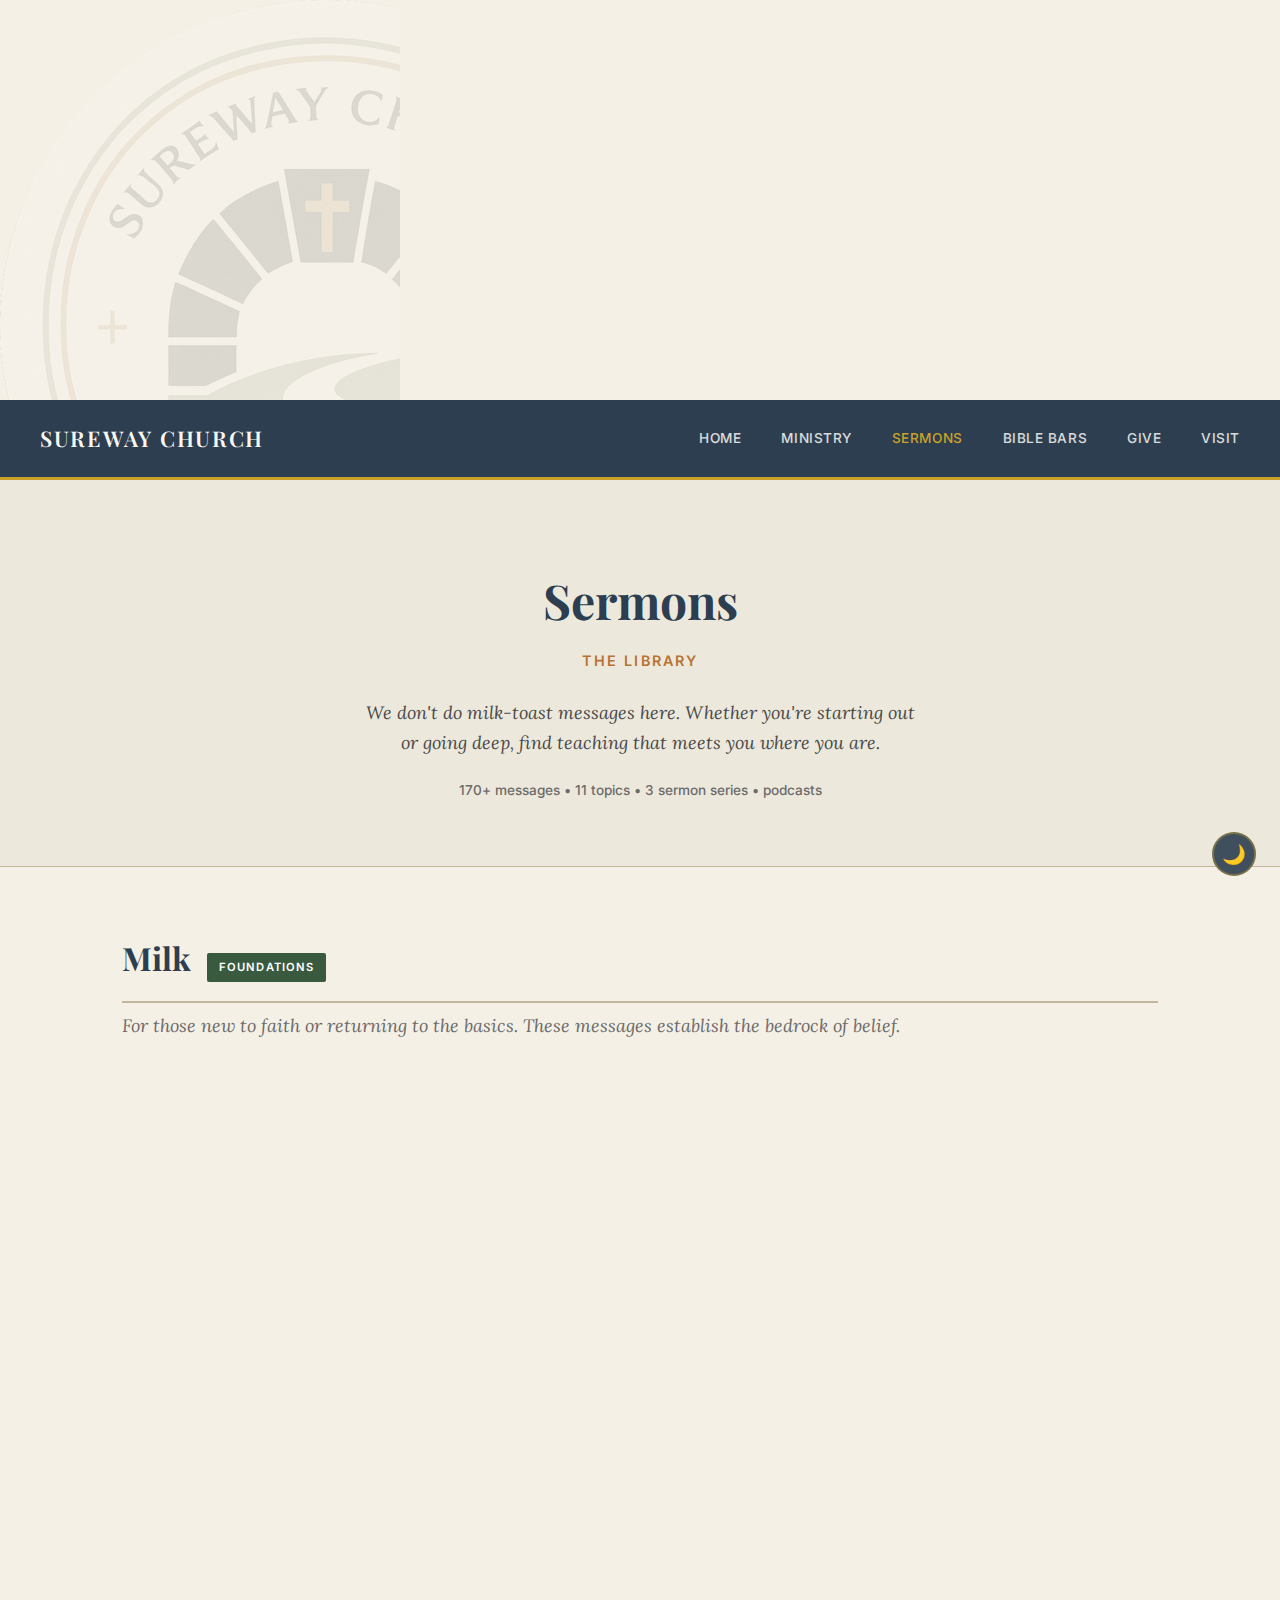
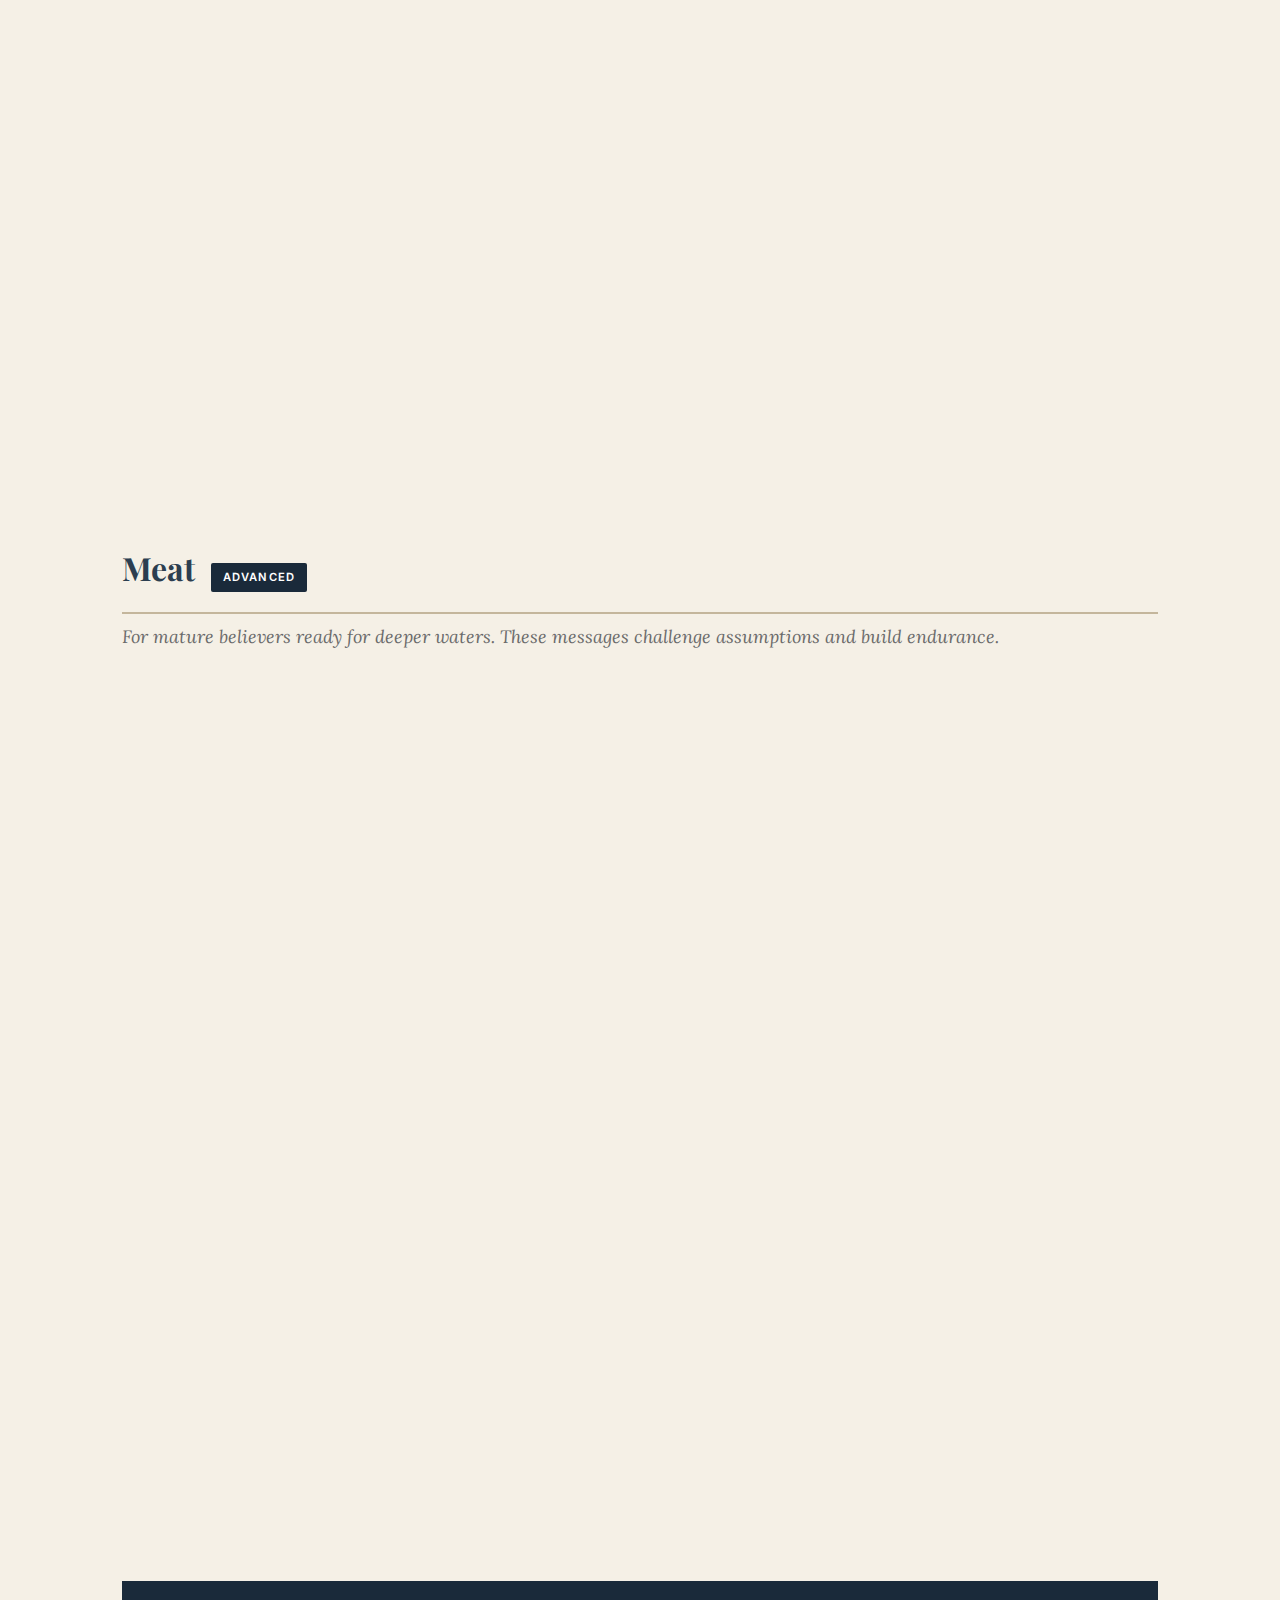
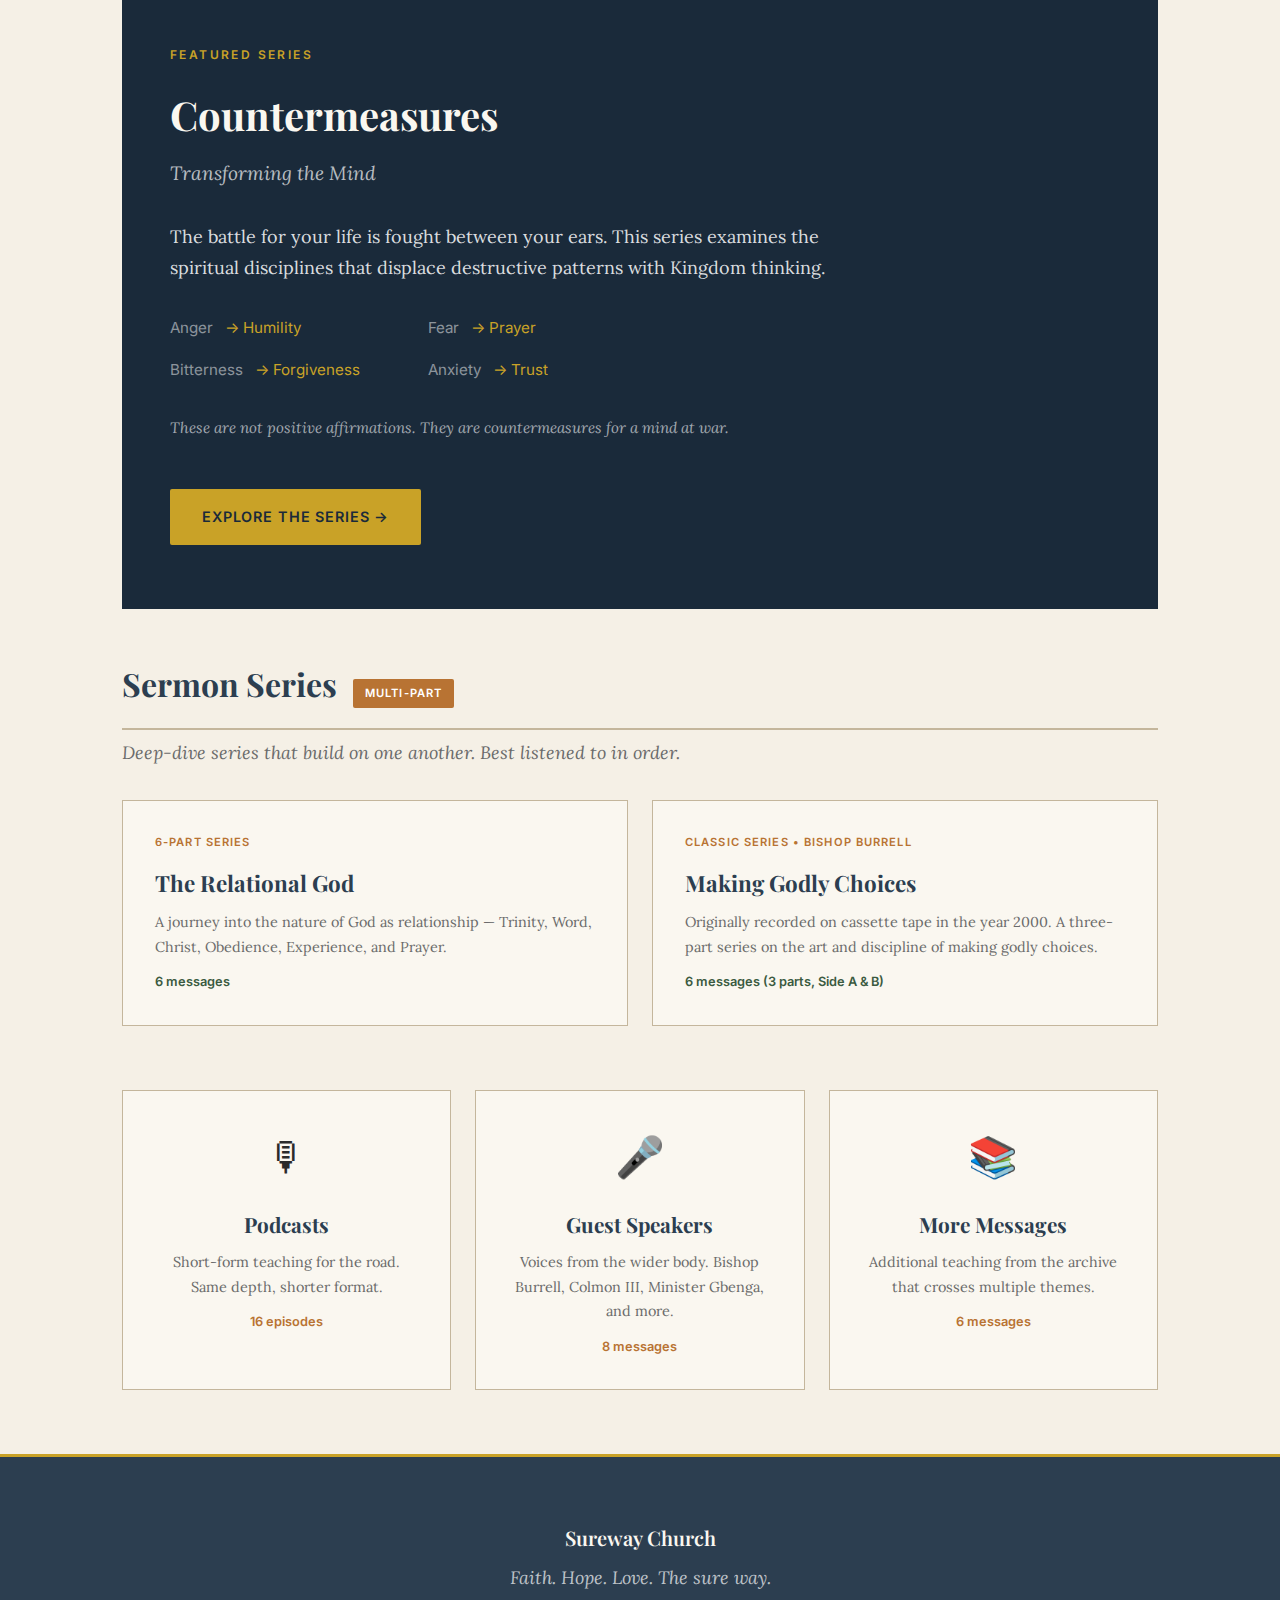
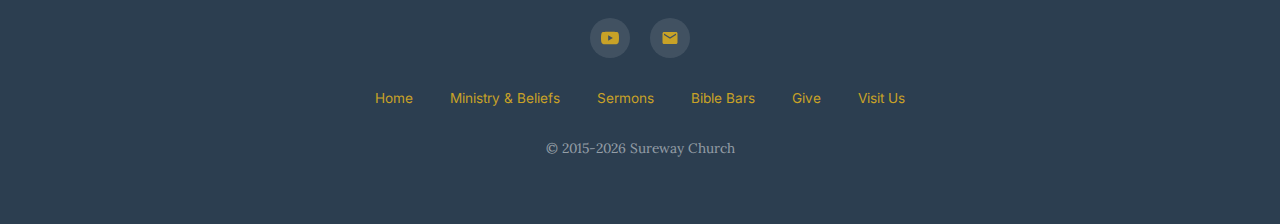
<file: sermons.html>
﻿<!DOCTYPE html>
<html lang="en">

<head>
    <meta charset="UTF-8">
    <meta name="viewport" content="width=device-width, initial-scale=1.0">
    <title>Sermons | Sureway Church</title>
    <link rel="icon" href="favicon.ico" type="image/x-icon">
    <link rel="icon" type="image/png" sizes="192x192" href="images/favicon-192.png">
    <meta name="description"
        content="We don't do milk-toast messages here. Whether you're starting out or going deep, find teaching that meets you where you are.">
    <link rel="preconnect" href="https://fonts.googleapis.com">
    <link rel="preconnect" href="https://fonts.gstatic.com" crossorigin>
    <link
        href="https://fonts.googleapis.com/css2?family=Inter:wght@400;500;600&family=Lora:ital,wght@0,400;0,500;0,600;1,400;1,500&family=Playfair+Display:ital,wght@0,400;0,500;0,600;0,700;1,400;1,500&display=swap"
        rel="stylesheet">
    <style>
        :root {
            --parchment: #F5F0E6;
            --cream: #FAF7F0;
            --warm: #EDE8DC;
            --slate: #2C3E50;
            --navy: #1A2A3A;
            --sage: #3A5A40;
            --sage-hover: #2d4832;
            --copper: #B87333;
            --gold: #C9A227;
            --text-primary: #2B2B2B;
            --text-secondary: #4A4A4A;
            --text-muted: #6B6B6B;
            --border: #C4B69C;
            --font-display: 'Playfair Display', Georgia, serif;
            --font-body: 'Lora', Georgia, serif;
            --font-sans: 'Inter', -apple-system, sans-serif;
        }

        * {
            margin: 0;
            padding: 0;
            box-sizing: border-box;
        }

        html {
            scroll-behavior: smooth;
        }

        body {
            font-family: var(--font-body);
            background-color: var(--parchment);
            color: var(--text-primary);
            line-height: 1.7;
            font-size: 18px;
        }

        /* Header */
        header {
            background-color: var(--slate);
            border-bottom: 3px solid var(--gold);
            padding: 1.25rem 2rem;
            position: sticky;
            top: 0;
            z-index: 100;
        }

        .header-inner {
            max-width: 1200px;
            margin: 0 auto;
            display: flex;
            justify-content: space-between;
            align-items: center;
        }

        .logo {
            font-family: var(--font-display);
            color: var(--cream);
            font-size: 1.35rem;
            font-weight: 600;
            letter-spacing: 0.08em;
            text-transform: uppercase;
            text-decoration: none;
        }

        nav {
            display: flex;
            gap: 2.5rem;
        }

        nav a {
            font-family: var(--font-sans);
            color: var(--cream);
            text-decoration: none;
            font-size: 0.85rem;
            font-weight: 500;
            letter-spacing: 0.04em;
            text-transform: uppercase;
            opacity: 0.85;
            transition: opacity 0.2s, color 0.2s;
        }

        nav a:hover,
        nav a.active {
            opacity: 1;
            color: var(--gold);
        }

        /* Hamburger */
        .hamburger {
            display: none;
            flex-direction: column;
            gap: 5px;
            cursor: pointer;
            background: none;
            border: none;
            padding: 0.25rem;
        }

        .hamburger span {
            display: block;
            width: 24px;
            height: 2px;
            background: var(--cream);
            transition: all 0.3s;
        }

        /* Page Header */
        .page-header {
            background: var(--warm);
            padding: 5rem 2rem 4rem;
            text-align: center;
            border-bottom: 1px solid var(--border);
        }

        .page-header h1 {
            font-family: var(--font-display);
            font-size: 3rem;
            color: var(--slate);
            margin-bottom: 0.5rem;
        }

        .page-header .subtitle {
            font-family: var(--font-sans);
            font-size: 0.9rem;
            font-weight: 600;
            letter-spacing: 0.15em;
            text-transform: uppercase;
            color: var(--copper);
            margin-bottom: 1.5rem;
        }

        .page-header .intro {
            color: var(--text-secondary);
            max-width: 550px;
            margin: 0 auto;
            font-style: italic;
        }

        .page-header .stats {
            font-family: var(--font-sans);
            font-size: 0.85rem;
            color: var(--text-muted);
            margin-top: 1.25rem;
            font-weight: 500;
        }

        /* Main Content */
        main {
            max-width: 1100px;
            margin: 0 auto;
            padding: 4rem 2rem;
        }

        /* Category Section */
        .category {
            margin-bottom: 4rem;
        }

        .category-header {
            display: flex;
            align-items: baseline;
            gap: 1rem;
            margin-bottom: 0.5rem;
            border-bottom: 2px solid var(--border);
            padding-bottom: 1rem;
        }

        .category h2 {
            font-family: var(--font-display);
            font-size: 2rem;
            color: var(--slate);
        }

        .category .tag {
            font-family: var(--font-sans);
            font-size: 0.7rem;
            font-weight: 600;
            letter-spacing: 0.1em;
            text-transform: uppercase;
            background: var(--sage);
            color: white;
            padding: 0.3rem 0.75rem;
            border-radius: 2px;
        }

        .category .tag.advanced {
            background: var(--navy);
        }

        .category>p {
            color: var(--text-muted);
            font-style: italic;
            margin-bottom: 2rem;
        }

        /* Topic List */
        .topic-list {
            display: grid;
            gap: 1.25rem;
        }

        .topic {
            background: var(--cream);
            border: 1px solid var(--border);
            padding: 1.75rem 2rem;
            display: flex;
            justify-content: space-between;
            align-items: center;
            transition: transform 0.2s, box-shadow 0.2s;
            cursor: pointer;
            text-decoration: none;
            color: inherit;
        }

        .topic:hover {
            transform: translateX(4px);
            box-shadow: -4px 0 0 var(--sage);
        }

        .topic h3 {
            font-family: var(--font-display);
            font-size: 1.35rem;
            color: var(--text-primary);
            margin-bottom: 0.25rem;
        }

        .topic p {
            color: var(--text-muted);
            font-size: 0.95rem;
            margin: 0;
        }

        .topic .count {
            font-family: var(--font-sans);
            font-size: 0.75rem;
            color: var(--copper);
            margin-top: 0.35rem;
            font-weight: 500;
        }

        .topic .arrow {
            font-size: 1.5rem;
            color: var(--copper);
            min-width: 2rem;
            text-align: right;
        }

        /* Featured Series */
        .featured {
            background: var(--navy);
            color: var(--cream);
            padding: 4rem 3rem;
            margin: 3rem 0;
        }

        .featured-label {
            font-family: var(--font-sans);
            font-size: 0.75rem;
            font-weight: 600;
            letter-spacing: 0.2em;
            text-transform: uppercase;
            color: var(--gold);
            margin-bottom: 1rem;
        }

        .featured h2 {
            font-family: var(--font-display);
            font-size: 2.5rem;
            margin-bottom: 0.5rem;
        }

        .featured .series-subtitle {
            font-style: italic;
            color: rgba(255, 255, 255, 0.7);
            font-size: 1.2rem;
            margin-bottom: 2rem;
        }

        .featured>p {
            color: rgba(255, 255, 255, 0.85);
            margin-bottom: 1.5rem;
            max-width: 700px;
        }

        .counter-grid {
            display: grid;
            grid-template-columns: repeat(2, 1fr);
            gap: 1rem;
            margin: 2rem 0;
            max-width: 500px;
        }

        .counter-item {
            font-family: var(--font-sans);
            font-size: 0.95rem;
            display: flex;
            align-items: center;
            gap: 0.75rem;
        }

        .counter-item span:first-child {
            color: rgba(255, 255, 255, 0.5);
        }

        .counter-item span:last-child {
            color: var(--gold);
        }

        .featured .note {
            font-style: italic;
            color: rgba(255, 255, 255, 0.6);
            margin-top: 2rem;
            font-size: 0.95rem;
        }

        .btn {
            display: inline-block;
            font-family: var(--font-sans);
            font-size: 0.9rem;
            font-weight: 600;
            letter-spacing: 0.06em;
            text-transform: uppercase;
            text-decoration: none;
            padding: 1rem 2rem;
            border-radius: 2px;
            transition: all 0.2s;
            margin-top: 1.5rem;
        }

        .btn-gold {
            background-color: var(--gold);
            color: var(--navy);
        }

        .btn-gold:hover {
            background-color: #d4ad2e;
            transform: translateY(-2px);
        }

        /* Series Cards Row */
        .series-grid {
            display: grid;
            grid-template-columns: repeat(auto-fit, minmax(300px, 1fr));
            gap: 1.5rem;
            margin-top: 2rem;
        }

        .series-card {
            background: var(--cream);
            border: 1px solid var(--border);
            padding: 2rem;
            text-decoration: none;
            color: inherit;
            transition: transform 0.2s, box-shadow 0.2s;
        }

        .series-card:hover {
            transform: translateY(-3px);
            box-shadow: 0 6px 16px rgba(0, 0, 0, 0.08);
        }

        .series-card .series-tag {
            font-family: var(--font-sans);
            font-size: 0.7rem;
            font-weight: 600;
            letter-spacing: 0.1em;
            text-transform: uppercase;
            color: var(--copper);
            margin-bottom: 0.75rem;
        }

        .series-card h3 {
            font-family: var(--font-display);
            font-size: 1.4rem;
            color: var(--slate);
            margin-bottom: 0.5rem;
        }

        .series-card p {
            color: var(--text-muted);
            font-size: 0.9rem;
            margin-bottom: 0.75rem;
        }

        .series-card .series-count {
            font-family: var(--font-sans);
            font-size: 0.8rem;
            color: var(--sage);
            font-weight: 600;
        }

        /* Special Sections */
        .special-section {
            margin-top: 4rem;
        }

        .special-grid {
            display: grid;
            grid-template-columns: repeat(auto-fit, minmax(280px, 1fr));
            gap: 1.5rem;
            margin-top: 1.5rem;
        }

        .special-card {
            background: var(--cream);
            border: 1px solid var(--border);
            padding: 2rem;
            text-decoration: none;
            color: inherit;
            transition: transform 0.2s, box-shadow 0.2s;
            text-align: center;
        }

        .special-card:hover {
            transform: translateY(-3px);
            box-shadow: 0 6px 16px rgba(0, 0, 0, 0.08);
        }

        .special-card .icon {
            font-size: 2.5rem;
            margin-bottom: 1rem;
        }

        .special-card h3 {
            font-family: var(--font-display);
            font-size: 1.3rem;
            color: var(--slate);
            margin-bottom: 0.5rem;
        }

        .special-card p {
            color: var(--text-muted);
            font-size: 0.9rem;
            margin-bottom: 0.75rem;
        }

        .special-card .card-count {
            font-family: var(--font-sans);
            font-size: 0.8rem;
            color: var(--copper);
            font-weight: 600;
        }

        /* Footer */
        footer {
            background-color: var(--slate);
            color: var(--cream);
            padding: 4rem 2rem;
            text-align: center;
            border-top: 3px solid var(--gold);
        }

        .footer-brand {
            font-family: var(--font-display);
            font-size: 1.25rem;
            font-weight: 600;
            margin-bottom: 0.5rem;
        }

        .footer-tagline {
            font-family: var(--font-body);
            font-style: italic;
            color: rgba(255, 255, 255, 0.7);
            margin-bottom: 1.5rem;
        }

        .footer-nav {
            margin-bottom: 1.5rem;
        }

        .footer-nav a {
            font-family: var(--font-sans);
            font-size: 0.85rem;
            color: var(--gold);
            text-decoration: none;
            margin: 0 1rem;
            transition: color 0.2s;
        }

        .footer-nav a:hover {
            color: var(--cream);
        }

        .footer-copy {
            font-size: 0.85rem;
            color: rgba(255, 255, 255, 0.5);
        }

        @media (max-width: 768px) {
            .page-header h1 {
                font-size: 2.25rem;
            }

            main {
                padding: 2.5rem 1.5rem;
            }

            .featured {
                padding: 3rem 2rem;
            }

            .counter-grid {
                grid-template-columns: 1fr;
            }

            nav {
                display: none;
            }

            nav.open {
                display: flex;
                flex-direction: column;
                position: absolute;
                top: 100%;
                left: 0;
                right: 0;
                background: var(--slate);
                padding: 1rem 2rem 1.5rem;
                border-bottom: 3px solid var(--gold);
                gap: 1rem;
            }

            .hamburger {
                display: flex;
            }

            .series-grid {
                grid-template-columns: 1fr;
            }

            .special-grid {
                grid-template-columns: 1fr;
            }
        }

        /* Sermons page: smaller, more visible watermark */
        .page-watermark {
            width: 400px;
            height: 400px;
            opacity: 0.15;
        }
    </style>
    <link rel="stylesheet" href="shared.css">
</head>

<body>
    <div class="page-watermark" aria-hidden="true" style="background-image: url('images/watermark.png')"></div>
    <header>
        <div class="header-inner">
            <a href="index.html" class="logo">Sureway Church</a>
            <button class="hamburger" onclick="document.querySelector('nav').classList.toggle('open')"
                aria-label="Menu">
                <span></span>
                <span></span>
                <span></span>
            </button>
            <nav>
                <a href="index.html">Home</a>
                <a href="ministry.html">Ministry</a>
                <a href="sermons.html" class="active">Sermons</a>
                <a href="biblebars.html">Bible Bars</a>
                <a href="giving.html">Give</a>
                <a href="visit.html">Visit</a>
            </nav>
        </div>
    </header>

    <div class="page-header">
        <h1>Sermons</h1>
        <p class="subtitle">The Library</p>
        <p class="intro">We don't do milk-toast messages here. Whether you're starting out or going deep, find teaching
            that meets you where you are.</p>
        <p class="stats">170+ messages • 11 topics • 3 sermon series • podcasts</p>
    </div>

    <main>
        <!-- ===== MILK SECTION ===== -->
        <section class="category">
            <div class="category-header">
                <h2>Milk</h2>
                <span class="tag">Foundations</span>
            </div>
            <p>For those new to faith or returning to the basics. These messages establish the bedrock of belief.</p>

            <div class="topic-list reveal-stagger">
                <a href="sermons/identity.html" class="topic" id="topic-identity">
                    <div>
                        <h3>Identity</h3>
                        <p>Who does God say you are?</p>
                        <p class="count">12 messages</p>
                    </div>
                    <span class="arrow">→</span>
                </a>
                <a href="sermons/forgiveness.html" class="topic" id="topic-forgiveness">
                    <div>
                        <h3>Forgiveness</h3>
                        <p>The costliest gift you'll ever give.</p>
                        <p class="count">7 messages</p>
                    </div>
                    <span class="arrow">→</span>
                </a>
                <a href="sermons/nature-of-god.html" class="topic" id="topic-nature-of-god">
                    <div>
                        <h3>The Nature of God</h3>
                        <p>Not the God you imagined, but the God Who Is.</p>
                        <p class="count">12 messages</p>
                    </div>
                    <span class="arrow">→</span>
                </a>
                <a href="sermons/love.html" class="topic" id="topic-love">
                    <div>
                        <h3>Love & Relationships</h3>
                        <p>By this they will know you are mine.</p>
                        <p class="count">11 messages</p>
                    </div>
                    <span class="arrow">→</span>
                </a>
                <a href="sermons/salvation.html" class="topic" id="topic-salvation">
                    <div>
                        <h3>Salvation & Grace</h3>
                        <p>It was never about what you could do.</p>
                        <p class="count">11 messages</p>
                    </div>
                    <span class="arrow">→</span>
                </a>
                <a href="sermons/obedience.html" class="topic" id="topic-obedience">
                    <div>
                        <h3>Obedience & Discipleship</h3>
                        <p>Following costs everything — and gains more.</p>
                        <p class="count">16 messages</p>
                    </div>
                    <span class="arrow">→</span>
                </a>
            </div>
        </section>

        <!-- ===== MEAT SECTION ===== -->
        <section class="category">
            <div class="category-header">
                <h2>Meat</h2>
                <span class="tag advanced">Advanced</span>
            </div>
            <p>For mature believers ready for deeper waters. These messages challenge assumptions and build endurance.
            </p>

            <div class="topic-list reveal-stagger">
                <a href="sermons/spiritual-warfare.html" class="topic" id="topic-spiritual-warfare">
                    <div>
                        <h3>Spiritual Warfare</h3>
                        <p>The battlefield is the mind.</p>
                        <p class="count">12 messages</p>
                    </div>
                    <span class="arrow">→</span>
                </a>
                <a href="sermons/suffering.html" class="topic" id="topic-suffering">
                    <div>
                        <h3>Suffering & Endurance</h3>
                        <p>Hupomonè: staying power under pressure.</p>
                        <p class="count">11 messages</p>
                    </div>
                    <span class="arrow">→</span>
                </a>
                <a href="sermons/prophecy.html" class="topic" id="topic-prophecy">
                    <div>
                        <h3>Prophecy & End Times</h3>
                        <p>What Scripture actually says about what's coming.</p>
                        <p class="count">6 messages</p>
                    </div>
                    <span class="arrow">→</span>
                </a>
                <a href="sermons/christian-mind.html" class="topic" id="topic-christian-mind">
                    <div>
                        <h3>The Christian Mind</h3>
                        <p>Renewing the mind is not optional.</p>
                        <p class="count">14 messages</p>
                    </div>
                    <span class="arrow">→</span>
                </a>
                <a href="sermons/church-authority.html" class="topic" id="topic-church-authority">
                    <div>
                        <h3>Church & Authority</h3>
                        <p>Order in the house of God.</p>
                        <p class="count">8 messages</p>
                    </div>
                    <span class="arrow">→</span>
                </a>
            </div>
        </section>

        <!-- ===== FEATURED SERIES: COUNTERMEASURES ===== -->
        <section class="featured">
            <div class="featured-label">Featured Series</div>
            <h2>Countermeasures</h2>
            <p class="series-subtitle">Transforming the Mind</p>

            <p>The battle for your life is fought between your ears. This series examines the spiritual disciplines that
                displace destructive patterns with Kingdom thinking.</p>

            <div class="counter-grid">
                <div class="counter-item">
                    <span>Anger</span>
                    <span>→ Humility</span>
                </div>
                <div class="counter-item">
                    <span>Fear</span>
                    <span>→ Prayer</span>
                </div>
                <div class="counter-item">
                    <span>Bitterness</span>
                    <span>→ Forgiveness</span>
                </div>
                <div class="counter-item">
                    <span>Anxiety</span>
                    <span>→ Trust</span>
                </div>
            </div>

            <p class="note">These are not positive affirmations. They are countermeasures for a mind at war.</p>

            <a href="sermons/countermeasures.html" class="btn btn-gold">Explore the Series →</a>
        </section>

        <!-- ===== MORE SERIES ===== -->
        <section class="category">
            <div class="category-header">
                <h2>Sermon Series</h2>
                <span class="tag" style="background: var(--copper);">Multi-Part</span>
            </div>
            <p>Deep-dive series that build on one another. Best listened to in order.</p>

            <div class="series-grid">
                <a href="sermons/relational-god.html" class="series-card">
                    <div class="series-tag">6-Part Series</div>
                    <h3>The Relational God</h3>
                    <p>A journey into the nature of God as relationship — Trinity, Word, Christ, Obedience, Experience,
                        and Prayer.</p>
                    <div class="series-count">6 messages</div>
                </a>
                <a href="sermons/making-godly-choices.html" class="series-card">
                    <div class="series-tag">Classic Series • Bishop Burrell</div>
                    <h3>Making Godly Choices</h3>
                    <p>Originally recorded on cassette tape in the year 2000. A three-part series on the art and
                        discipline of making godly choices.</p>
                    <div class="series-count">6 messages (3 parts, Side A & B)</div>
                </a>
            </div>
        </section>

        <!-- ===== SPECIAL SECTIONS ===== -->
        <section class="special-section">
            <div class="special-grid">
                <a href="sermons/podcasts.html" class="special-card">
                    <div class="icon">🎙</div>
                    <h3>Podcasts</h3>
                    <p>Short-form teaching for the road. Same depth, shorter format.</p>
                    <div class="card-count">16 episodes</div>
                </a>
                <a href="sermons/guest-speakers.html" class="special-card">
                    <div class="icon">🎤</div>
                    <h3>Guest Speakers</h3>
                    <p>Voices from the wider body. Bishop Burrell, Colmon III, Minister Gbenga, and more.</p>
                    <div class="card-count">8 messages</div>
                </a>
                <a href="sermons/more.html" class="special-card">
                    <div class="icon">📚</div>
                    <h3>More Messages</h3>
                    <p>Additional teaching from the archive that crosses multiple themes.</p>
                    <div class="card-count">6 messages</div>
                </a>
            </div>
        </section>
    </main>

    <footer>
        <div class="footer-brand">Sureway Church</div>
        <div class="footer-tagline">Faith. Hope. Love. The sure way.</div>
        <div class="footer-social">
            <a href="https://www.youtube.com/@BibleBars3" target="_blank" rel="noopener" aria-label="YouTube"><svg
                    viewBox="0 0 24 24">
                    <path
                        d="M23.498 6.186a3.016 3.016 0 0 0-2.122-2.136C19.505 3.545 12 3.545 12 3.545s-7.505 0-9.377.505A3.017 3.017 0 0 0 .502 6.186C0 8.07 0 12 0 12s0 3.93.502 5.814a3.016 3.016 0 0 0 2.122 2.136c1.871.505 9.376.505 9.376.505s7.505 0 9.377-.505a3.015 3.015 0 0 0 2.122-2.136C24 15.93 24 12 24 12s0-3.93-.502-5.814zM9.545 15.568V8.432L15.818 12l-6.273 3.568z" />
                </svg></a>
            <a href="mailto:contact@surewaychurch.org" aria-label="Email"><svg viewBox="0 0 24 24">
                    <path
                        d="M20 4H4c-1.1 0-2 .9-2 2v12c0 1.1.9 2 2 2h16c1.1 0 2-.9 2-2V6c0-1.1-.9-2-2-2zm0 4l-8 5-8-5V6l8 5 8-5v2z" />
                </svg></a>
        </div>
        <div class="footer-nav">
            <a href="index.html">Home</a>
            <a href="ministry.html">Ministry & Beliefs</a>
            <a href="sermons.html">Sermons</a>
            <a href="biblebars.html">Bible Bars</a>
            <a href="giving.html">Give</a>
            <a href="visit.html">Visit Us</a>
        </div>
        <div class="footer-copy">© 2015-2026 Sureway Church</div>
    </footer>
    <button class="dark-mode-toggle" aria-label="Toggle dark mode">🌙</button>
    <script src="shared.js"></script>
</body>

</html>
</file>
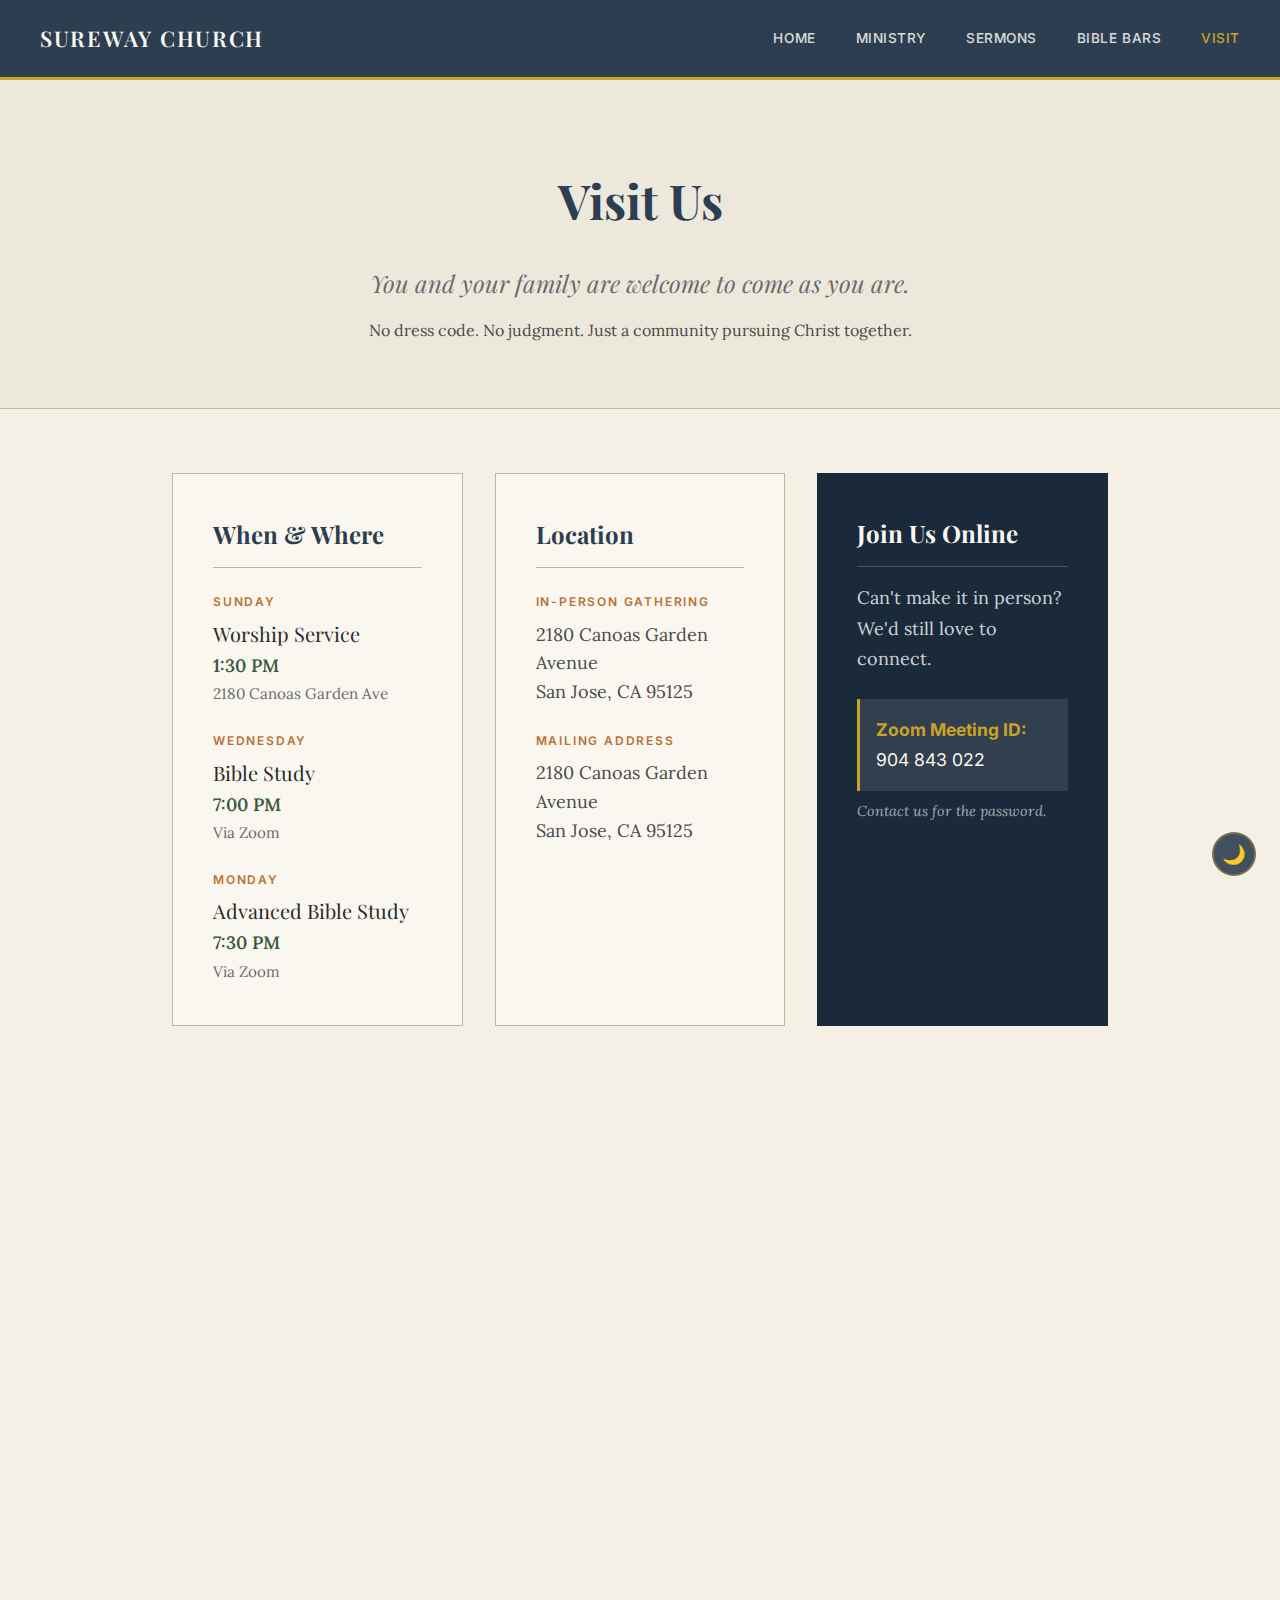
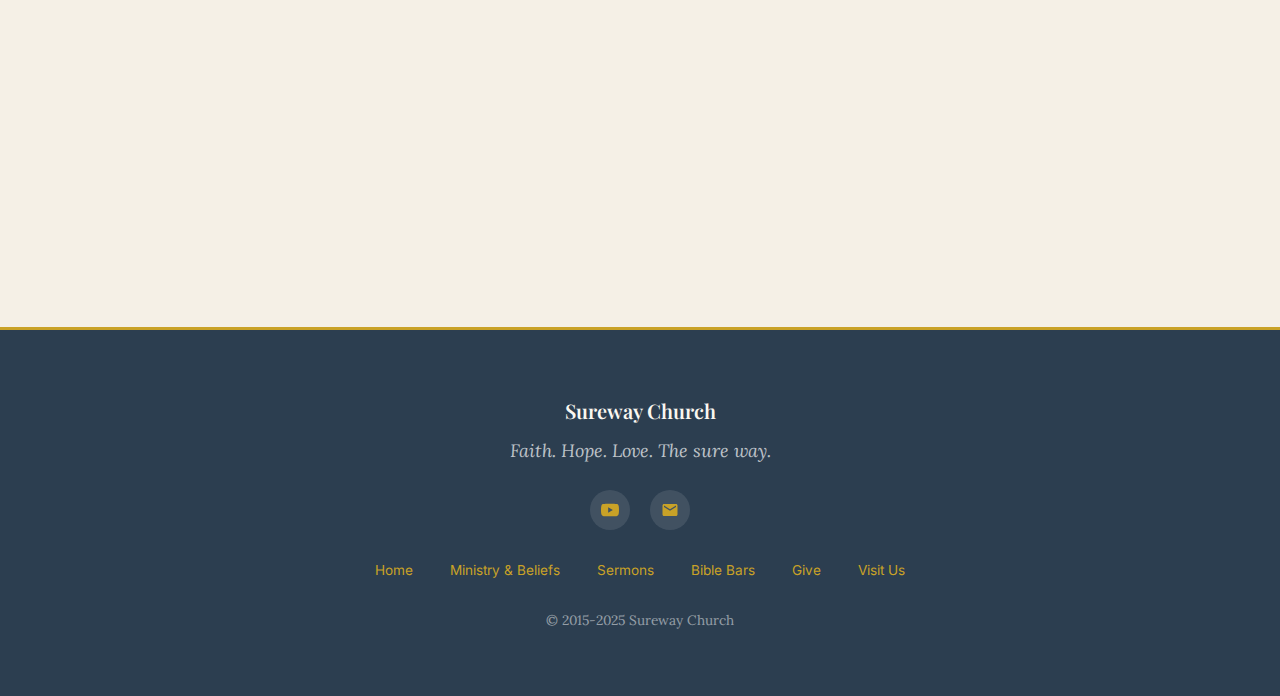
<file: visit.html>
﻿<!DOCTYPE html>
<html lang="en">

<head>
    <meta charset="UTF-8">
    <meta name="viewport" content="width=device-width, initial-scale=1.0">
    <title>Visit Us | Sureway Church</title>
    <meta name="description"
        content="Join us for Sunday Worship at 1:30 PM. You and your family are welcome to come as you are.">
    <link rel="preconnect" href="https://fonts.googleapis.com">
    <link rel="preconnect" href="https://fonts.gstatic.com" crossorigin>
    <link
        href="https://fonts.googleapis.com/css2?family=Inter:wght@400;500;600&family=Lora:ital,wght@0,400;0,500;0,600;1,400;1,500&family=Playfair+Display:ital,wght@0,400;0,500;0,600;0,700;1,400;1,500&display=swap"
        rel="stylesheet">
    <style>
        :root {
            --parchment: #F5F0E6;
            --cream: #FAF7F0;
            --warm: #EDE8DC;
            --slate: #2C3E50;
            --navy: #1A2A3A;
            --sage: #3A5A40;
            --sage-hover: #2d4832;
            --copper: #B87333;
            --gold: #C9A227;
            --text-primary: #2B2B2B;
            --text-secondary: #4A4A4A;
            --text-muted: #6B6B6B;
            --border: #C4B69C;
            --font-display: 'Playfair Display', Georgia, serif;
            --font-body: 'Lora', Georgia, serif;
            --font-sans: 'Inter', -apple-system, sans-serif;
        }

        * {
            margin: 0;
            padding: 0;
            box-sizing: border-box;
        }

        html {
            scroll-behavior: smooth;
        }

        body {
            font-family: var(--font-body);
            background-color: var(--parchment);
            color: var(--text-primary);
            line-height: 1.7;
            font-size: 18px;
        }

        /* Header */
        header {
            background-color: var(--slate);
            border-bottom: 3px solid var(--gold);
            padding: 1.25rem 2rem;
            position: sticky;
            top: 0;
            z-index: 100;
        }

        .header-inner {
            max-width: 1200px;
            margin: 0 auto;
            display: flex;
            justify-content: space-between;
            align-items: center;
        }

        .logo {
            font-family: var(--font-display);
            color: var(--cream);
            font-size: 1.35rem;
            font-weight: 600;
            letter-spacing: 0.08em;
            text-transform: uppercase;
            text-decoration: none;
        }

        nav {
            display: flex;
            gap: 2.5rem;
        }

        nav a {
            font-family: var(--font-sans);
            color: var(--cream);
            text-decoration: none;
            font-size: 0.85rem;
            font-weight: 500;
            letter-spacing: 0.04em;
            text-transform: uppercase;
            opacity: 0.85;
            transition: opacity 0.2s, color 0.2s;
        }

        nav a:hover,
        nav a.active {
            opacity: 1;
            color: var(--gold);
        }

        /* Page Header */
        .page-header {
            background: var(--warm);
            padding: 5rem 2rem 4rem;
            text-align: center;
            border-bottom: 1px solid var(--border);
        }

        .page-header h1 {
            font-family: var(--font-display);
            font-size: 3rem;
            color: var(--slate);
            margin-bottom: 1.5rem;
        }

        .page-header .intro {
            font-family: var(--font-display);
            font-size: 1.5rem;
            font-style: italic;
            color: var(--text-muted);
            max-width: 550px;
            margin: 0 auto;
            line-height: 1.5;
        }

        .page-header .note {
            color: var(--text-secondary);
            margin-top: 1rem;
            font-size: 1rem;
        }

        /* Main */
        main {
            max-width: 1000px;
            margin: 0 auto;
            padding: 4rem 2rem;
        }

        /* Info Grid */
        .info-grid {
            display: grid;
            grid-template-columns: repeat(auto-fit, minmax(280px, 1fr));
            gap: 2rem;
            margin-bottom: 3rem;
        }

        .info-card {
            background: var(--cream);
            border: 1px solid var(--border);
            padding: 2.5rem;
        }

        .info-card h2 {
            font-family: var(--font-display);
            font-size: 1.5rem;
            color: var(--slate);
            margin-bottom: 1.5rem;
            padding-bottom: 0.75rem;
            border-bottom: 1px solid var(--border);
        }

        .schedule-item {
            margin-bottom: 1.5rem;
        }

        .schedule-item:last-child {
            margin-bottom: 0;
        }

        .schedule-item .day {
            font-family: var(--font-sans);
            font-size: 0.75rem;
            font-weight: 600;
            letter-spacing: 0.15em;
            text-transform: uppercase;
            color: var(--copper);
            margin-bottom: 0.25rem;
        }

        .schedule-item .event {
            font-family: var(--font-display);
            font-size: 1.25rem;
            color: var(--text-primary);
        }

        .schedule-item .time {
            font-weight: 600;
            color: var(--sage);
        }

        .schedule-item .details {
            color: var(--text-muted);
            font-size: 0.95rem;
        }

        .address {
            margin-bottom: 1.5rem;
        }

        .address .label {
            font-family: var(--font-sans);
            font-size: 0.75rem;
            font-weight: 600;
            letter-spacing: 0.15em;
            text-transform: uppercase;
            color: var(--copper);
            margin-bottom: 0.5rem;
        }

        .address p {
            color: var(--text-secondary);
            line-height: 1.6;
        }

        /* Digital Access */
        .digital-card {
            background: var(--navy);
            color: var(--cream);
            padding: 2.5rem;
        }

        .digital-card h2 {
            font-family: var(--font-display);
            font-size: 1.5rem;
            color: var(--cream);
            margin-bottom: 1rem;
            border-bottom: 1px solid rgba(255, 255, 255, 0.2);
            padding-bottom: 0.75rem;
        }

        .digital-card p {
            color: rgba(255, 255, 255, 0.8);
            margin-bottom: 1rem;
        }

        .digital-card .zoom-id {
            font-family: var(--font-sans);
            font-size: 1.1rem;
            background: rgba(255, 255, 255, 0.1);
            padding: 1rem;
            display: inline-block;
            margin: 0.5rem 0;
            border-left: 3px solid var(--gold);
        }

        .digital-card .zoom-id strong {
            color: var(--gold);
        }

        .digital-card .note {
            font-size: 0.9rem;
            font-style: italic;
            color: rgba(255, 255, 255, 0.6);
        }

        /* Contact Section */
        .contact-section {
            background: var(--cream);
            border: 1px solid var(--border);
            padding: 3rem;
            text-align: center;
            margin-top: 2rem;
        }

        .contact-section h2 {
            font-family: var(--font-display);
            font-size: 1.75rem;
            color: var(--slate);
            margin-bottom: 1rem;
        }

        .contact-section p {
            color: var(--text-muted);
            max-width: 500px;
            margin: 0 auto 1.5rem;
        }

        .btn {
            display: inline-block;
            font-family: var(--font-sans);
            font-size: 0.9rem;
            font-weight: 600;
            letter-spacing: 0.06em;
            text-transform: uppercase;
            text-decoration: none;
            padding: 1rem 2.5rem;
            border-radius: 2px;
            transition: all 0.2s;
        }

        .btn-primary {
            background-color: var(--sage);
            color: var(--cream);
        }

        .btn-primary:hover {
            background-color: var(--sage-hover);
            transform: translateY(-2px);
        }

        /* Footer */
        footer {
            background-color: var(--slate);
            color: var(--cream);
            padding: 4rem 2rem;
            text-align: center;
            border-top: 3px solid var(--gold);
        }

        .footer-brand {
            font-family: var(--font-display);
            font-size: 1.25rem;
            font-weight: 600;
            margin-bottom: 0.5rem;
        }

        .footer-tagline {
            font-family: var(--font-body);
            font-style: italic;
            color: rgba(255, 255, 255, 0.7);
            margin-bottom: 1.5rem;
        }

        .footer-nav {
            margin-bottom: 1.5rem;
        }

        .footer-nav a {
            font-family: var(--font-sans);
            font-size: 0.85rem;
            color: var(--gold);
            text-decoration: none;
            margin: 0 1rem;
            transition: color 0.2s;
        }

        .footer-nav a:hover {
            color: var(--cream);
        }

        .footer-copy {
            font-size: 0.85rem;
            color: rgba(255, 255, 255, 0.5);
        }

        @media (max-width: 768px) {
            .page-header h1 {
                font-size: 2.25rem;
            }

            .page-header .intro {
                font-size: 1.2rem;
            }

            main {
                padding: 2.5rem 1.5rem;
            }

            .info-card,
            .digital-card {
                padding: 2rem;
            }

            nav {
                display: none;
            }
        }
    </style>
    <link rel="stylesheet" href="shared.css">
</head>

<body>
    <header>
        <div class="header-inner">
            <a href="index.html" class="logo">Sureway Church</a>
            <nav class="main-nav">
            <button class="hamburger" aria-label="Menu"><span></span><span></span><span></span></button>
                <a href="index.html">Home</a>
                <a href="ministry.html">Ministry</a>
                <a href="sermons.html">Sermons</a>
                <a href="biblebars.html">Bible Bars</a>
                <a href="visit.html" class="active">Visit</a>
            </nav>
        </div>
    </header>

    <div class="page-header">
        <h1>Visit Us</h1>
        <p class="intro">You and your family are welcome to come as you are.</p>
        <p class="note">No dress code. No judgment. Just a community pursuing Christ together.</p>
    </div>

    <main>
        <div class="info-grid reveal-stagger">
            <div class="info-card">
                <h2>When & Where</h2>

                <div class="schedule-item">
                    <div class="day">Sunday</div>
                    <div class="event">Worship Service</div>
                    <div class="time">1:30 PM</div>
                    <div class="details">2180 Canoas Garden Ave</div>
                </div>

                <div class="schedule-item">
                    <div class="day">Wednesday</div>
                    <div class="event">Bible Study</div>
                    <div class="time">7:00 PM</div>
                    <div class="details">Via Zoom</div>
                </div>

                <div class="schedule-item">
                    <div class="day">Monday</div>
                    <div class="event">Advanced Bible Study</div>
                    <div class="time">7:30 PM</div>
                    <div class="details">Via Zoom</div>
                </div>
            </div>

            <div class="info-card">
                <h2>Location</h2>

                <div class="address">
                    <div class="label">In-Person Gathering</div>
                    <p>
                        2180 Canoas Garden Avenue<br>
                        San Jose, CA 95125
                    </p>
                </div>

                <div class="address">
                    <div class="label">Mailing Address</div>
                    <p>
                        2180 Canoas Garden Avenue<br>
                        San Jose, CA 95125
                    </p>
                </div>
            </div>

            <div class="digital-card">
                <h2>Join Us Online</h2>
                <p>Can't make it in person? We'd still love to connect.</p>

                <div class="zoom-id">
                    <strong>Zoom Meeting ID:</strong> 904 843 022
                </div>

                <p class="note">Contact us for the password.</p>
            </div>
        </div>

        
        <!-- Google Maps -->
        <div class="map-embed reveal">
            <iframe
                src="https://www.google.com/maps/embed?pb=!1m18!1m12!1m3!1d3174.5!2d-121.8677!3d37.2833!2m3!1f0!2f0!3f0!3m2!1i1024!2i768!4f13.1!3m3!1m2!1s0x808e345fb5b6b5b1%3A0x0!2s2180+Canoas+Garden+Ave%2C+San+Jose%2C+CA+95125!5e0!3m2!1sen!2sus!4v1707750000000"
                allowfullscreen loading="lazy" referrerpolicy="no-referrer-when-downgrade"
                title="Sureway Church Location"></iframe>
        </div>
<section class="contact-section reveal">
            <h2>Questions?</h2>
            <p>Whether you're curious about what we believe, looking for prayer, or just want to say hello—we'd love to
                hear from you.</p>
            <a href="mailto:contact@surewaychurch.org" class="btn btn-primary">Contact Us →</a>
        </section>
    </main>

    <footer>
        <div class="footer-brand">Sureway Church</div>
        <div class="footer-tagline">Faith. Hope. Love. The sure way.</div>
                <div class="footer-social">
            <a href="https://www.youtube.com/@BibleBars3" target="_blank" rel="noopener" aria-label="YouTube"><svg viewBox="0 0 24 24"><path d="M23.498 6.186a3.016 3.016 0 0 0-2.122-2.136C19.505 3.545 12 3.545 12 3.545s-7.505 0-9.377.505A3.017 3.017 0 0 0 .502 6.186C0 8.07 0 12 0 12s0 3.93.502 5.814a3.016 3.016 0 0 0 2.122 2.136c1.871.505 9.376.505 9.376.505s7.505 0 9.377-.505a3.015 3.015 0 0 0 2.122-2.136C24 15.93 24 12 24 12s0-3.93-.502-5.814zM9.545 15.568V8.432L15.818 12l-6.273 3.568z"/></svg></a>
            <a href="mailto:contact@surewaychurch.org" aria-label="Email"><svg viewBox="0 0 24 24"><path d="M20 4H4c-1.1 0-2 .9-2 2v12c0 1.1.9 2 2 2h16c1.1 0 2-.9 2-2V6c0-1.1-.9-2-2-2zm0 4l-8 5-8-5V6l8 5 8-5v2z"/></svg></a>
        </div>
        <div class="footer-nav">
            <a href="index.html">Home</a>
            <a href="ministry.html">Ministry & Beliefs</a>
            <a href="sermons.html">Sermons</a>
            <a href="biblebars.html">Bible Bars</a>
            <a href="giving.html">Give</a>
            <a href="visit.html">Visit Us</a>
        </div>
        <div class="footer-copy">© 2015-2025 Sureway Church</div>
    </footer>
    <button class="dark-mode-toggle" aria-label="Toggle dark mode">🌙</button>
    <script src="shared.js"></script>
</body>

</html>
</file>
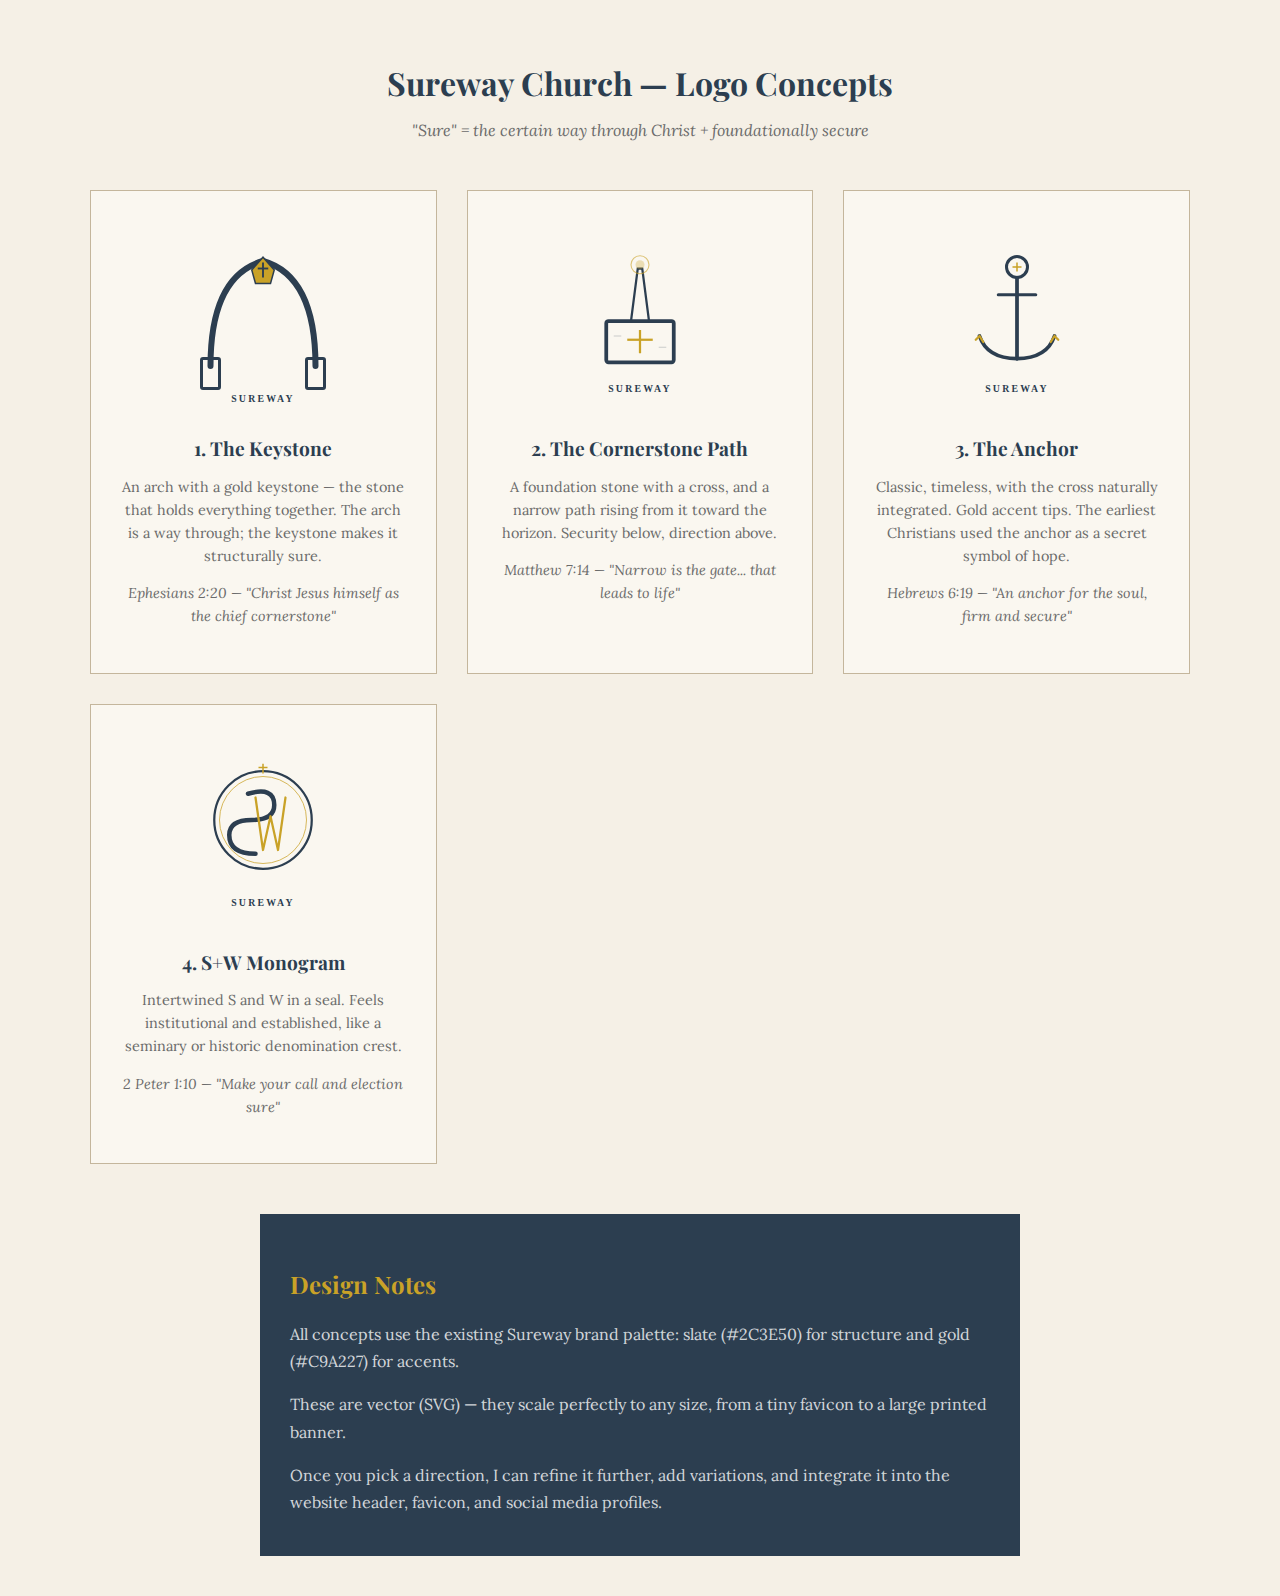
<file: logo_concepts/preview.html>
<!DOCTYPE html>
<html lang="en">

<head>
    <meta charset="UTF-8">
    <meta name="viewport" content="width=device-width, initial-scale=1.0">
    <title>Sureway Church — Logo Concepts</title>
    <link
        href="https://fonts.googleapis.com/css2?family=Playfair+Display:wght@400;600&family=Lora:ital@0;1&family=Inter:wght@400;500&display=swap"
        rel="stylesheet">
    <style>
        body {
            background: #F5F0E6;
            font-family: 'Lora', Georgia, serif;
            padding: 40px 20px;
            text-align: center;
            margin: 0;
        }

        h1 {
            font-family: 'Playfair Display', Georgia, serif;
            color: #2C3E50;
            font-size: 2rem;
            margin-bottom: 8px;
        }

        p.sub {
            color: #6B6B6B;
            font-style: italic;
            margin-bottom: 50px;
            font-size: 1rem;
        }

        .grid {
            display: grid;
            grid-template-columns: repeat(auto-fit, minmax(260px, 1fr));
            gap: 30px;
            max-width: 1100px;
            margin: 0 auto;
        }

        .concept {
            background: #FAF7F0;
            border: 1px solid #C4B69C;
            padding: 40px 30px 30px;
            transition: transform 0.2s, box-shadow 0.2s;
        }

        .concept:hover {
            transform: translateY(-4px);
            box-shadow: 0 8px 24px rgba(0, 0, 0, 0.08);
        }

        .concept h3 {
            font-family: 'Playfair Display', Georgia, serif;
            color: #2C3E50;
            margin: 20px 0 8px;
            font-size: 1.2rem;
        }

        .concept p {
            color: #6B6B6B;
            font-size: 0.9rem;
            line-height: 1.6;
        }

        .concept img {
            width: 150px;
            height: auto;
        }

        .scripture {
            font-size: 0.8rem;
            color: #B87333;
            font-style: italic;
            margin-top: 8px;
        }

        .context {
            max-width: 700px;
            margin: 50px auto 0;
            padding: 30px;
            background: #2C3E50;
            color: #FAF7F0;
            text-align: left;
            line-height: 1.7;
        }

        .context h2 {
            font-family: 'Playfair Display', serif;
            color: #C9A227;
            margin-bottom: 12px;
        }

        .context p {
            color: rgba(255, 255, 255, 0.8);
            margin-bottom: 10px;
        }
    </style>
</head>

<body>
    <h1>Sureway Church — Logo Concepts</h1>
    <p class="sub">"Sure" = the certain way through Christ + foundationally secure</p>

    <div class="grid">
        <div class="concept">
            <img src="keystone.svg" alt="Keystone concept">
            <h3>1. The Keystone</h3>
            <p>An arch with a gold keystone — the stone that holds everything together. The arch is a way through; the
                keystone makes it structurally sure.</p>
            <p class="scripture">Ephesians 2:20 — "Christ Jesus himself as the chief cornerstone"</p>
        </div>
        <div class="concept">
            <img src="cornerstone.svg" alt="Cornerstone concept">
            <h3>2. The Cornerstone Path</h3>
            <p>A foundation stone with a cross, and a narrow path rising from it toward the horizon. Security below,
                direction above.</p>
            <p class="scripture">Matthew 7:14 — "Narrow is the gate... that leads to life"</p>
        </div>
        <div class="concept">
            <img src="anchor.svg" alt="Anchor concept">
            <h3>3. The Anchor</h3>
            <p>Classic, timeless, with the cross naturally integrated. Gold accent tips. The earliest Christians used
                the anchor as a secret symbol of hope.</p>
            <p class="scripture">Hebrews 6:19 — "An anchor for the soul, firm and secure"</p>
        </div>
        <div class="concept">
            <img src="monogram.svg" alt="Monogram concept">
            <h3>4. S+W Monogram</h3>
            <p>Intertwined S and W in a seal. Feels institutional and established, like a seminary or historic
                denomination crest.</p>
            <p class="scripture">2 Peter 1:10 — "Make your call and election sure"</p>
        </div>
    </div>

    <div class="context">
        <h2>Design Notes</h2>
        <p>All concepts use the existing Sureway brand palette: slate (#2C3E50) for structure and gold (#C9A227) for
            accents.</p>
        <p>These are vector (SVG) — they scale perfectly to any size, from a tiny favicon to a large printed banner.</p>
        <p>Once you pick a direction, I can refine it further, add variations, and integrate it into the website header,
            favicon, and social media profiles.</p>
    </div>
</body>

</html>
</file>
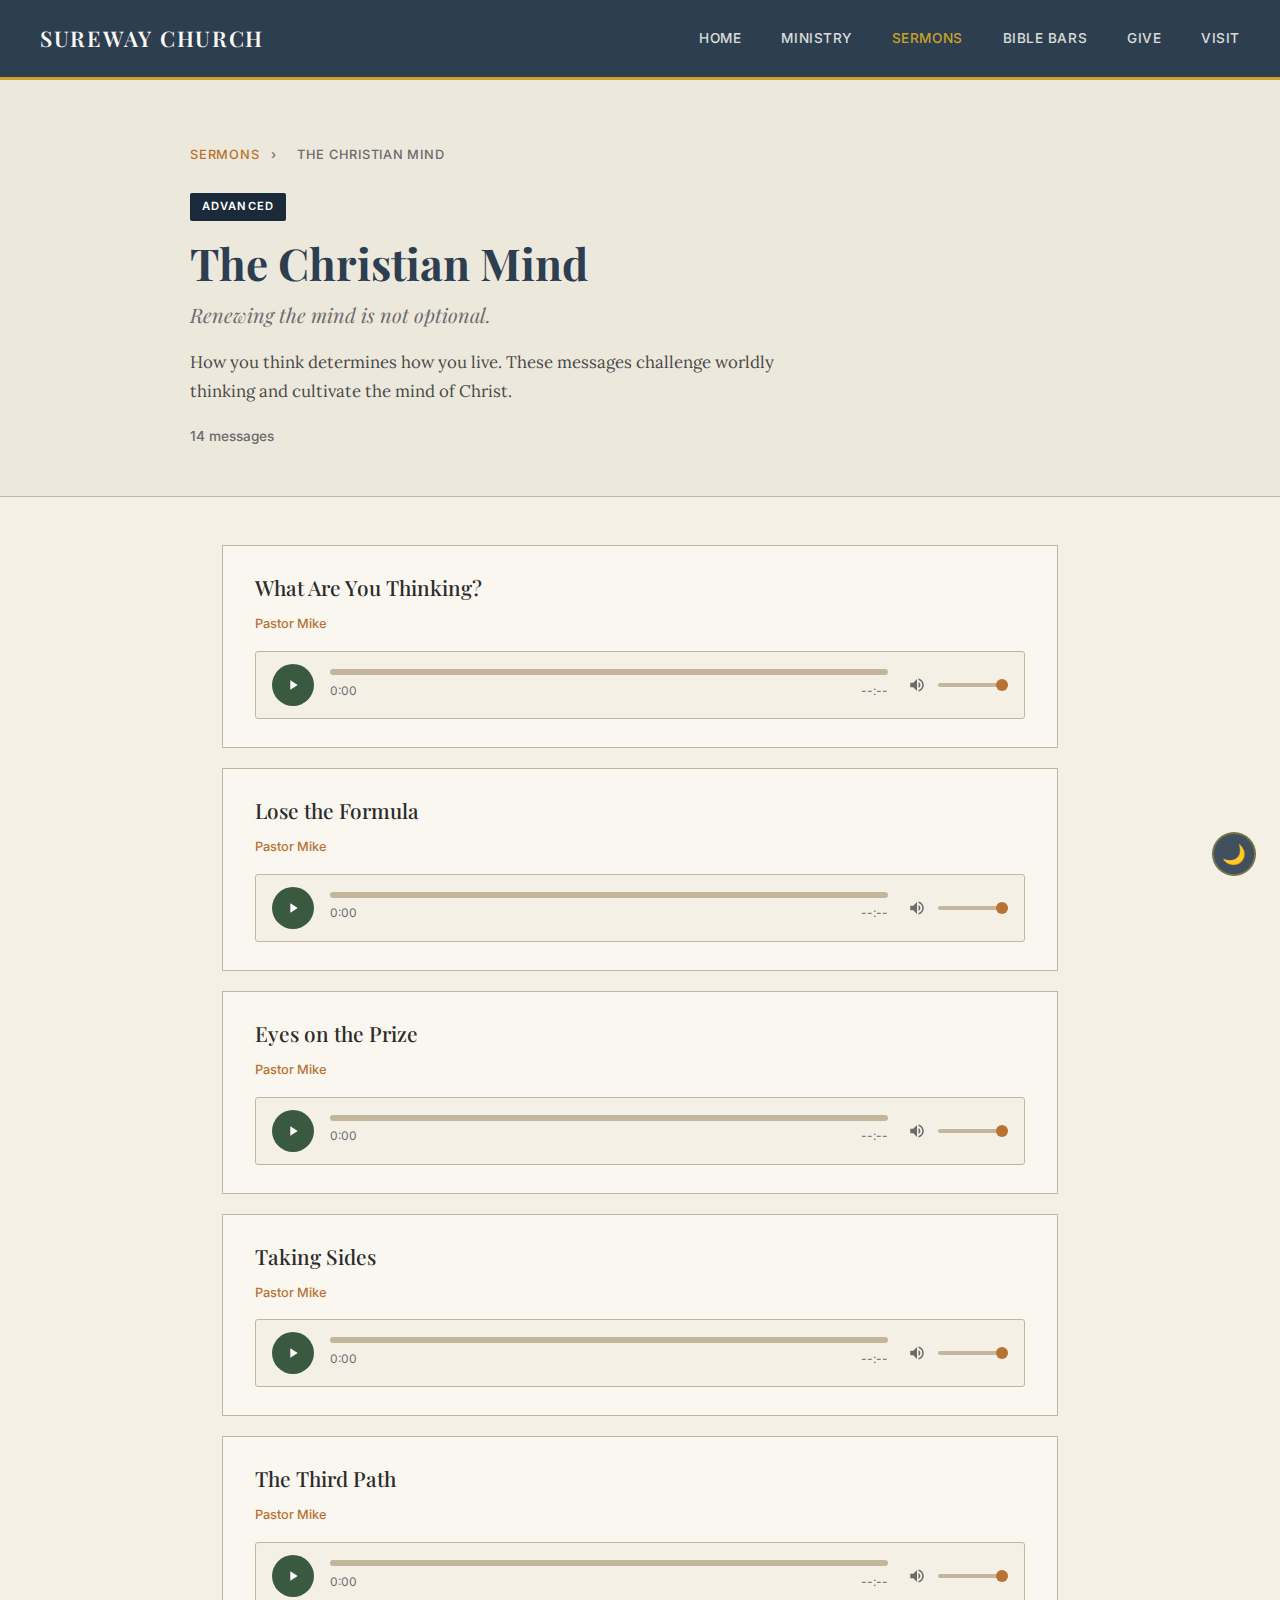
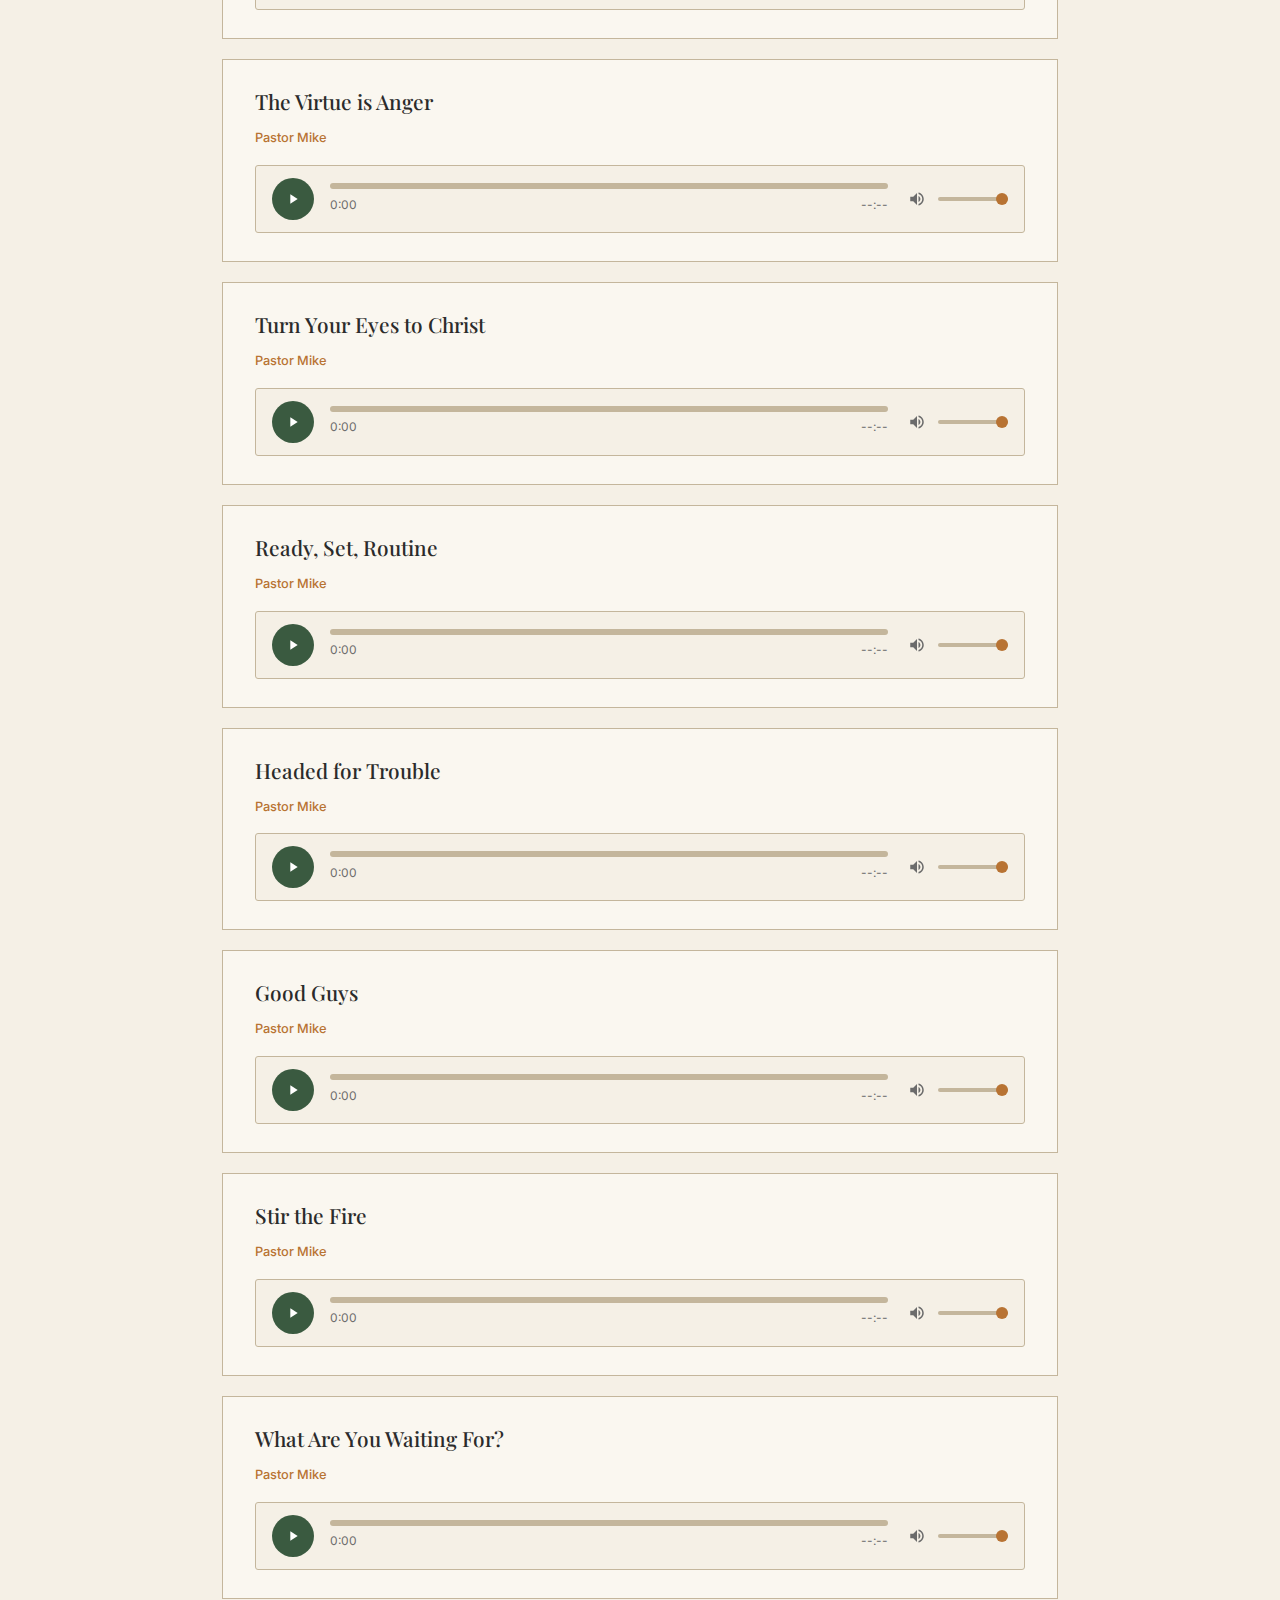
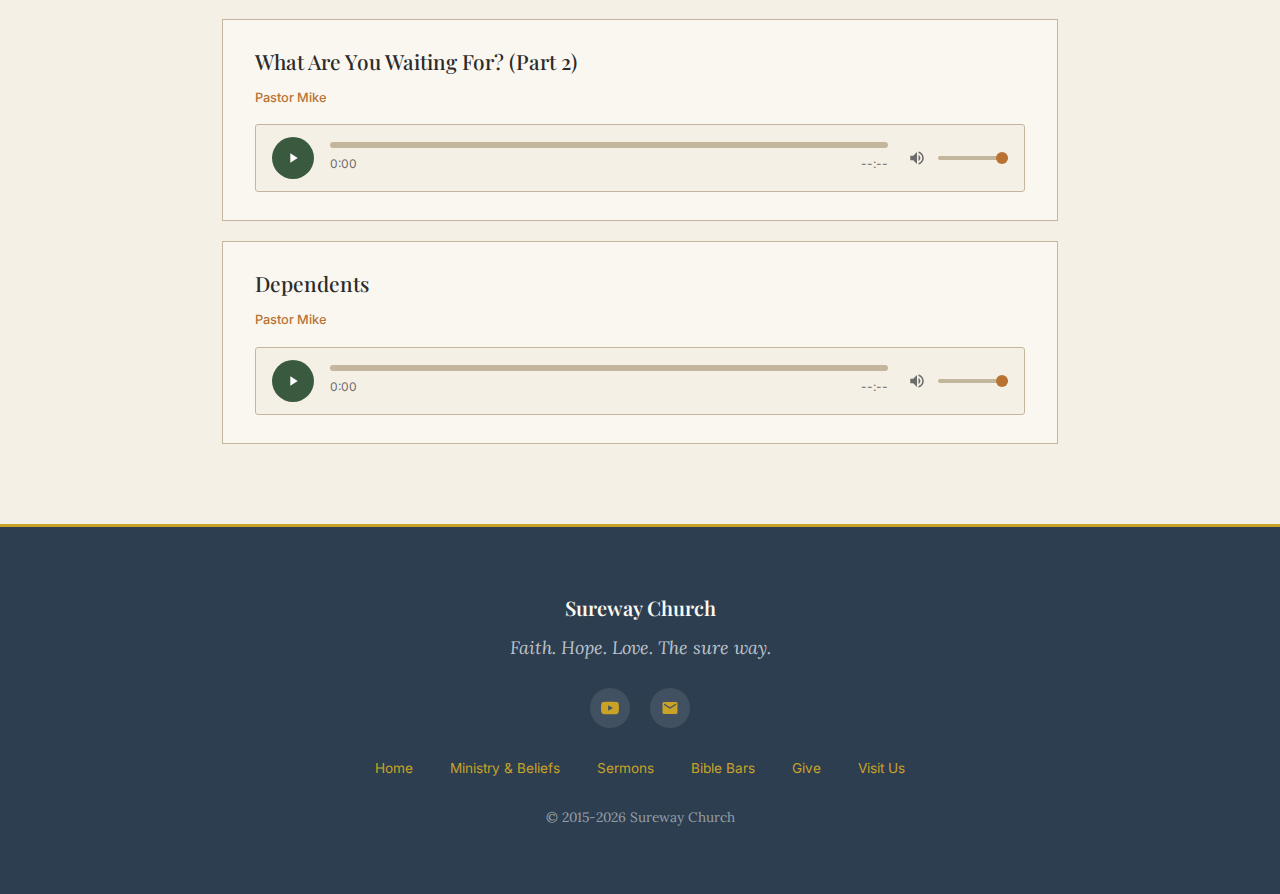
<file: sermons/christian-mind.html>
﻿<!DOCTYPE html>
<html lang="en">

<head>
    <meta charset="UTF-8">
    <meta name="viewport" content="width=device-width, initial-scale=1.0">
    <title id="page-title">Sermons | Sureway Church</title>
    <meta name="description" id="page-description" content="Sermon teaching from Sureway Church">
    <link rel="preconnect" href="https://fonts.googleapis.com">
    <link rel="preconnect" href="https://fonts.gstatic.com" crossorigin>
    <link
        href="https://fonts.googleapis.com/css2?family=Inter:wght@400;500;600&family=Lora:ital,wght@0,400;0,500;0,600;1,400;1,500&family=Playfair+Display:ital,wght@0,400;0,500;0,600;0,700;1,400;1,500&display=swap"
        rel="stylesheet">
    <style>
        :root {
            --parchment: #F5F0E6;
            --cream: #FAF7F0;
            --warm: #EDE8DC;
            --slate: #2C3E50;
            --navy: #1A2A3A;
            --sage: #3A5A40;
            --sage-hover: #2d4832;
            --copper: #B87333;
            --gold: #C9A227;
            --text-primary: #2B2B2B;
            --text-secondary: #4A4A4A;
            --text-muted: #6B6B6B;
            --border: #C4B69C;
            --font-display: 'Playfair Display', Georgia, serif;
            --font-body: 'Lora', Georgia, serif;
            --font-sans: 'Inter', -apple-system, sans-serif;
        }

        * {
            margin: 0;
            padding: 0;
            box-sizing: border-box;
        }

        html {
            scroll-behavior: smooth;
        }

        body {
            font-family: var(--font-body);
            background-color: var(--parchment);
            color: var(--text-primary);
            line-height: 1.7;
            font-size: 18px;
        }

        /* Header */
        header {
            background-color: var(--slate);
            border-bottom: 3px solid var(--gold);
            padding: 1.25rem 2rem;
            position: sticky;
            top: 0;
            z-index: 100;
        }

        .header-inner {
            max-width: 1200px;
            margin: 0 auto;
            display: flex;
            justify-content: space-between;
            align-items: center;
        }

        .logo {
            font-family: var(--font-display);
            color: var(--cream);
            font-size: 1.35rem;
            font-weight: 600;
            letter-spacing: 0.08em;
            text-transform: uppercase;
            text-decoration: none;
        }

        nav {
            display: flex;
            gap: 2.5rem;
        }

        nav a {
            font-family: var(--font-sans);
            color: var(--cream);
            text-decoration: none;
            font-size: 0.85rem;
            font-weight: 500;
            letter-spacing: 0.04em;
            text-transform: uppercase;
            opacity: 0.85;
            transition: opacity 0.2s, color 0.2s;
        }

        nav a:hover,
        nav a.active {
            opacity: 1;
            color: var(--gold);
        }

        /* Hamburger Menu */
        .hamburger {
            display: none;
            flex-direction: column;
            gap: 5px;
            cursor: pointer;
            background: none;
            border: none;
            padding: 0.25rem;
        }

        .hamburger span {
            display: block;
            width: 24px;
            height: 2px;
            background: var(--cream);
            transition: all 0.3s;
        }

        /* Page Header */
        .page-header {
            background: var(--warm);
            padding: 4rem 2rem 3rem;
            border-bottom: 1px solid var(--border);
        }

        .page-header-inner {
            max-width: 900px;
            margin: 0 auto;
        }

        .breadcrumb {
            font-family: var(--font-sans);
            font-size: 0.8rem;
            font-weight: 500;
            letter-spacing: 0.06em;
            text-transform: uppercase;
            margin-bottom: 1.5rem;
        }

        .breadcrumb a {
            color: var(--copper);
            text-decoration: none;
            transition: color 0.2s;
        }

        .breadcrumb a:hover {
            color: var(--sage);
        }

        .breadcrumb span {
            color: var(--text-muted);
            margin: 0 0.5rem;
        }

        .page-header .tag {
            font-family: var(--font-sans);
            font-size: 0.7rem;
            font-weight: 600;
            letter-spacing: 0.1em;
            text-transform: uppercase;
            background: var(--sage);
            color: white;
            padding: 0.3rem 0.75rem;
            border-radius: 2px;
            display: inline-block;
            margin-bottom: 1rem;
        }

        .page-header .tag.meat {
            background: var(--navy);
        }

        .page-header .tag.series {
            background: var(--copper);
        }

        .page-header .tag.podcast {
            background: var(--gold);
            color: var(--navy);
        }

        .page-header h1 {
            font-family: var(--font-display);
            font-size: 2.75rem;
            color: var(--slate);
            margin-bottom: 0.5rem;
            line-height: 1.2;
        }

        .page-header .subtitle {
            font-family: var(--font-display);
            font-style: italic;
            font-size: 1.25rem;
            color: var(--text-muted);
            margin-bottom: 1rem;
        }

        .page-header .description {
            color: var(--text-secondary);
            max-width: 650px;
            font-size: 1.05rem;
        }

        .sermon-count {
            font-family: var(--font-sans);
            font-size: 0.85rem;
            color: var(--text-muted);
            margin-top: 1.25rem;
            font-weight: 500;
        }

        /* Sermon List */
        main {
            max-width: 900px;
            margin: 0 auto;
            padding: 3rem 2rem 5rem;
        }

        .sermon-list {
            display: flex;
            flex-direction: column;
            gap: 1.25rem;
        }

        .sermon-card {
            background: var(--cream);
            border: 1px solid var(--border);
            padding: 1.75rem 2rem;
            transition: transform 0.2s, box-shadow 0.2s;
        }

        .sermon-card:hover {
            transform: translateY(-2px);
            box-shadow: 0 4px 12px rgba(0, 0, 0, 0.06);
        }

        .sermon-card-header {
            display: flex;
            justify-content: space-between;
            align-items: flex-start;
            margin-bottom: 0.75rem;
            gap: 1rem;
        }

        .sermon-card h3 {
            font-family: var(--font-display);
            font-size: 1.3rem;
            color: var(--text-primary);
            font-weight: 500;
            line-height: 1.3;
        }

        .sermon-meta {
            display: flex;
            gap: 1.5rem;
            font-family: var(--font-sans);
            font-size: 0.8rem;
            color: var(--text-muted);
            margin-bottom: 1rem;
            flex-wrap: wrap;
        }

        .sermon-meta .speaker {
            color: var(--copper);
            font-weight: 500;
        }

        .sermon-meta .date {
            color: var(--text-muted);
        }

        .sermon-meta .part {
            color: var(--sage);
            font-weight: 600;
        }

        /* Audio Player */
        .audio-player {
            width: 100%;
            display: flex;
            align-items: center;
            gap: 1rem;
            background: var(--parchment);
            border: 1px solid var(--border);
            border-radius: 3px;
            padding: 0.75rem 1rem;
        }

        .play-btn {
            width: 42px;
            height: 42px;
            min-width: 42px;
            border-radius: 50%;
            background: var(--sage);
            border: none;
            cursor: pointer;
            display: flex;
            align-items: center;
            justify-content: center;
            transition: background 0.2s, transform 0.15s;
        }

        .play-btn:hover {
            background: var(--sage-hover);
            transform: scale(1.05);
        }

        .play-btn:active {
            transform: scale(0.95);
        }

        .play-btn svg {
            fill: white;
            width: 16px;
            height: 16px;
        }

        .play-btn .pause-icon {
            display: none;
        }

        .play-btn.playing .play-icon {
            display: none;
        }

        .play-btn.playing .pause-icon {
            display: block;
        }

        .player-info {
            flex: 1;
            min-width: 0;
        }

        .progress-container {
            width: 100%;
            height: 6px;
            background: var(--border);
            border-radius: 3px;
            cursor: pointer;
            position: relative;
            margin-bottom: 0.35rem;
        }

        .progress-bar {
            height: 100%;
            background: linear-gradient(90deg, var(--sage), var(--copper));
            border-radius: 3px;
            width: 0%;
            transition: width 0.1s linear;
            position: relative;
        }

        .progress-bar::after {
            content: '';
            position: absolute;
            right: -5px;
            top: 50%;
            transform: translateY(-50%);
            width: 12px;
            height: 12px;
            background: var(--copper);
            border-radius: 50%;
            opacity: 0;
            transition: opacity 0.2s;
        }

        .progress-container:hover .progress-bar::after {
            opacity: 1;
        }

        .time-display {
            font-family: var(--font-sans);
            font-size: 0.75rem;
            color: var(--text-muted);
            display: flex;
            justify-content: space-between;
        }

        .volume-control {
            display: flex;
            align-items: center;
            gap: 0.5rem;
        }

        .volume-btn {
            background: none;
            border: none;
            cursor: pointer;
            padding: 0.25rem;
            display: flex;
            align-items: center;
        }

        .volume-btn svg {
            width: 18px;
            height: 18px;
            fill: var(--text-muted);
            transition: fill 0.2s;
        }

        .volume-btn:hover svg {
            fill: var(--text-primary);
        }

        .volume-slider {
            width: 70px;
            height: 4px;
            -webkit-appearance: none;
            appearance: none;
            background: var(--border);
            border-radius: 2px;
            outline: none;
        }

        .volume-slider::-webkit-slider-thumb {
            -webkit-appearance: none;
            width: 12px;
            height: 12px;
            background: var(--copper);
            border-radius: 50%;
            cursor: pointer;
        }

        .volume-slider::-moz-range-thumb {
            width: 12px;
            height: 12px;
            background: var(--copper);
            border-radius: 50%;
            cursor: pointer;
            border: none;
        }

        /* Footer */
        footer {
            background-color: var(--slate);
            color: var(--cream);
            padding: 4rem 2rem;
            text-align: center;
            border-top: 3px solid var(--gold);
        }

        .footer-brand {
            font-family: var(--font-display);
            font-size: 1.25rem;
            font-weight: 600;
            margin-bottom: 0.5rem;
        }

        .footer-tagline {
            font-family: var(--font-body);
            font-style: italic;
            color: rgba(255, 255, 255, 0.7);
            margin-bottom: 1.5rem;
        }

        .footer-nav {
            margin-bottom: 1.5rem;
        }

        .footer-nav a {
            font-family: var(--font-sans);
            font-size: 0.85rem;
            color: var(--gold);
            text-decoration: none;
            margin: 0 1rem;
            transition: color 0.2s;
        }

        .footer-nav a:hover {
            color: var(--cream);
        }

        .footer-copy {
            font-size: 0.85rem;
            color: rgba(255, 255, 255, 0.5);
        }

        /* Responsive */
        @media (max-width: 768px) {
            .page-header {
                padding: 3rem 1.5rem 2.5rem;
            }

            .page-header h1 {
                font-size: 2rem;
            }

            main {
                padding: 2rem 1.25rem 4rem;
            }

            .sermon-card {
                padding: 1.25rem 1.5rem;
            }

            .sermon-card h3 {
                font-size: 1.15rem;
            }

            .volume-control {
                display: none;
            }

            nav {
                display: none;
            }

            nav.open {
                display: flex;
                flex-direction: column;
                position: absolute;
                top: 100%;
                left: 0;
                right: 0;
                background: var(--slate);
                padding: 1rem 2rem 1.5rem;
                border-bottom: 3px solid var(--gold);
                gap: 1rem;
            }

            .hamburger {
                display: flex;
            }
        }

        @media (max-width: 480px) {
            .page-header h1 {
                font-size: 1.75rem;
            }

            .sermon-card-header {
                flex-direction: column;
            }

            .audio-player {
                flex-wrap: wrap;
            }
        }
    </style>
    <link rel="stylesheet" href="../shared.css">
</head>

<body>
    <header>
        <div class="header-inner">
            <a href="../index.html" class="logo">Sureway Church</a>
            <button class="hamburger" onclick="document.querySelector('nav').classList.toggle('open')"
                aria-label="Menu">
                <span></span>
                <span></span>
                <span></span>
            </button>
            <nav>
                <a href="../index.html">Home</a>
                <a href="../ministry.html">Ministry</a>
                <a href="../sermons.html" class="active">Sermons</a>
                <a href="../biblebars.html">Bible Bars</a>
                <a href="../giving.html">Give</a>
                <a href="../visit.html">Visit</a>
            </nav>
        </div>
    </header>

    <div class="page-header">
        <div class="page-header-inner">
            <div class="breadcrumb">
                <a href="../sermons.html">Sermons</a>
                <span>›</span>
                <span id="breadcrumb-current">Loading...</span>
            </div>
            <span class="tag" id="topic-tag"></span>
            <h1 id="topic-title"></h1>
            <p class="subtitle" id="topic-subtitle"></p>
            <p class="description" id="topic-description"></p>
            <p class="sermon-count" id="sermon-count"></p>
        </div>
    </div>

    <main>
        <div class="sermon-list" id="sermon-list">
            <!-- Sermons populated by JavaScript -->
        </div>
    </main>

    <footer>
        <div class="footer-brand">Sureway Church</div>
        <div class="footer-tagline">Faith. Hope. Love. The sure way.</div>
                <div class="footer-social">
            <a href="https://www.youtube.com/@BibleBars3" target="_blank" rel="noopener" aria-label="YouTube"><svg viewBox="0 0 24 24"><path d="M23.498 6.186a3.016 3.016 0 0 0-2.122-2.136C19.505 3.545 12 3.545 12 3.545s-7.505 0-9.377.505A3.017 3.017 0 0 0 .502 6.186C0 8.07 0 12 0 12s0 3.93.502 5.814a3.016 3.016 0 0 0 2.122 2.136c1.871.505 9.376.505 9.376.505s7.505 0 9.377-.505a3.015 3.015 0 0 0 2.122-2.136C24 15.93 24 12 24 12s0-3.93-.502-5.814zM9.545 15.568V8.432L15.818 12l-6.273 3.568z"/></svg></a>
            <a href="mailto:contact@surewaychurch.org" aria-label="Email"><svg viewBox="0 0 24 24"><path d="M20 4H4c-1.1 0-2 .9-2 2v12c0 1.1.9 2 2 2h16c1.1 0 2-.9 2-2V6c0-1.1-.9-2-2-2zm0 4l-8 5-8-5V6l8 5 8-5v2z"/></svg></a>
        </div>
        <div class="footer-nav">
            <a href="../index.html">Home</a>
            <a href="../ministry.html">Ministry & Beliefs</a>
            <a href="../sermons.html">Sermons</a>
            <a href="../biblebars.html">Bible Bars</a>
            <a href="../giving.html">Give</a>
            <a href="../visit.html">Visit Us</a>
        </div>
        <div class="footer-copy">© 2015-2026 Sureway Church</div>
    </footer>

    <script src="sermon-data.js"></script>
    <script>
        // Determine which topic to display from URL
        const pageName = window.location.pathname.split('/').pop().replace('.html', '');

        let data = null;
        let tagClass = '';

        // Check categories first
        if (CATEGORIES[pageName]) {
            data = CATEGORIES[pageName];
            tagClass = data.level === 'meat' ? 'meat' : '';
        }
        // Check series
        else if (SERIES[pageName]) {
            data = SERIES[pageName];
            tagClass = 'series';
            data.tag = 'Series';
        }
        // Check special pages
        else if (pageName === 'podcasts') {
            data = PODCASTS;
            tagClass = 'podcast';
            data.tag = 'Podcast';
        }
        else if (pageName === 'guest-speakers') {
            data = GUEST_SPEAKERS;
            tagClass = 'series';
            data.tag = 'Guest Speakers';
        }
        else if (pageName === 'more') {
            data = ADDITIONAL;
            tagClass = '';
            data.tag = 'Archive';
        }

        if (data) {
            // Set page metadata
            document.getElementById('page-title').textContent = data.title + ' | Sermons | Sureway Church';
            document.getElementById('page-description').setAttribute('content', data.description);
            document.getElementById('breadcrumb-current').textContent = data.title;
            document.getElementById('topic-tag').textContent = data.tag || 'Foundations';
            if (tagClass) document.getElementById('topic-tag').classList.add(tagClass);
            document.getElementById('topic-title').textContent = data.title;
            document.getElementById('topic-subtitle').textContent = data.subtitle || '';
            document.getElementById('topic-description').textContent = data.description;
            document.getElementById('sermon-count').textContent = data.sermons.length + ' message' + (data.sermons.length !== 1 ? 's' : '');

            // Render sermons
            const list = document.getElementById('sermon-list');
            data.sermons.forEach((sermon, index) => {
                const card = document.createElement('div');
                card.className = 'sermon-card';
                card.innerHTML = `
                    <div class="sermon-card-header">
                        <h3>${sermon.title}</h3>
                    </div>
                    <div class="sermon-meta">
                        <span class="speaker">${sermon.speaker || ''}</span>
                        ${sermon.date ? `<span class="date">${formatDate(sermon.date)}</span>` : ''}
                        ${sermon.part ? `<span class="part">Part ${sermon.part}</span>` : ''}
                    </div>
                    <div class="audio-player" id="player-${index}">
                        <button class="play-btn" onclick="togglePlay(${index})" aria-label="Play">
                            <svg class="play-icon" viewBox="0 0 24 24"><path d="M8 5v14l11-7z"/></svg>
                            <svg class="pause-icon" viewBox="0 0 24 24"><path d="M6 19h4V5H6v14zm8-14v14h4V5h-4z"/></svg>
                        </button>
                        <div class="player-info">
                            <div class="progress-container" onclick="seek(event, ${index})">
                                <div class="progress-bar" id="progress-${index}"></div>
                            </div>
                            <div class="time-display">
                                <span id="current-time-${index}">0:00</span>
                                <span id="duration-${index}">--:--</span>
                            </div>
                        </div>
                        <div class="volume-control">
                            <button class="volume-btn" onclick="toggleMute(${index})" aria-label="Mute">
                                <svg viewBox="0 0 24 24"><path d="M3 9v6h4l5 5V4L7 9H3zm13.5 3c0-1.77-1.02-3.29-2.5-4.03v8.05c1.48-.73 2.5-2.25 2.5-4.02zM14 3.23v2.06c2.89.86 5 3.54 5 6.71s-2.11 5.85-5 6.71v2.06c4.01-.91 7-4.49 7-8.77s-2.99-7.86-7-8.77z"/></svg>
                            </button>
                            <input type="range" class="volume-slider" min="0" max="1" step="0.05" value="1" oninput="setVolume(${index}, this.value)">
                        </div>
                    </div>
                `;
                list.appendChild(card);
            });
        }

        // Audio management
        const audioElements = {};
        let currentPlaying = null;

        function getAudio(index) {
            if (!audioElements[index]) {
                const sermon = data.sermons[index];
                const audio = new Audio(getAudioUrl(sermon.file));
                audio.preload = 'metadata';

                audio.addEventListener('loadedmetadata', () => {
                    document.getElementById(`duration-${index}`).textContent = formatTime(audio.duration);
                });

                audio.addEventListener('timeupdate', () => {
                    const progress = (audio.currentTime / audio.duration) * 100;
                    document.getElementById(`progress-${index}`).style.width = progress + '%';
                    document.getElementById(`current-time-${index}`).textContent = formatTime(audio.currentTime);
                });

                audio.addEventListener('ended', () => {
                    const btn = document.querySelector(`#player-${index} .play-btn`);
                    btn.classList.remove('playing');
                    currentPlaying = null;
                });

                audioElements[index] = audio;
            }
            return audioElements[index];
        }

        function togglePlay(index) {
            const audio = getAudio(index);
            const btn = document.querySelector(`#player-${index} .play-btn`);

            // Stop any other playing audio
            if (currentPlaying !== null && currentPlaying !== index) {
                const prevAudio = audioElements[currentPlaying];
                if (prevAudio) {
                    prevAudio.pause();
                    document.querySelector(`#player-${currentPlaying} .play-btn`).classList.remove('playing');
                }
            }

            if (audio.paused) {
                audio.play();
                btn.classList.add('playing');
                currentPlaying = index;
            } else {
                audio.pause();
                btn.classList.remove('playing');
                currentPlaying = null;
            }
        }

        function seek(event, index) {
            const audio = getAudio(index);
            const rect = event.currentTarget.getBoundingClientRect();
            const percent = (event.clientX - rect.left) / rect.width;
            if (audio.duration) {
                audio.currentTime = percent * audio.duration;
            }
        }

        function setVolume(index, value) {
            const audio = getAudio(index);
            audio.volume = parseFloat(value);
        }

        function toggleMute(index) {
            const audio = getAudio(index);
            audio.muted = !audio.muted;
        }

        function formatTime(seconds) {
            if (isNaN(seconds)) return '--:--';
            const m = Math.floor(seconds / 60);
            const s = Math.floor(seconds % 60);
            return m + ':' + (s < 10 ? '0' : '') + s;
        }

        function formatDate(dateStr) {
            const d = new Date(dateStr + 'T00:00:00');
            return d.toLocaleDateString('en-US', { year: 'numeric', month: 'long', day: 'numeric' });
        }
    </script>
    <button class="dark-mode-toggle" aria-label="Toggle dark mode">🌙</button>
    <script src="../shared.js"></script>
</body>

</html>
</file>
<file: shared.css>
/* =============================================
   Sureway Church — Shared Styles
   Included on every page for consistent UX
   ============================================= */

/* ---- Mobile Hamburger Menu ---- */
.hamburger {
    display: none;
    flex-direction: column;
    gap: 5px;
    cursor: pointer;
    z-index: 200;
    background: none;
    border: none;
    padding: 8px;
}

.hamburger span {
    display: block;
    width: 24px;
    height: 2px;
    background-color: var(--cream, #FAF7F0);
    transition: transform 0.3s, opacity 0.3s;
}

.hamburger.active span:nth-child(1) {
    transform: rotate(45deg) translate(5px, 5px);
}

.hamburger.active span:nth-child(2) {
    opacity: 0;
}

.hamburger.active span:nth-child(3) {
    transform: rotate(-45deg) translate(5px, -5px);
}

@media (max-width: 768px) {
    .hamburger {
        display: flex;
    }

    nav.main-nav {
        display: none;
        position: fixed;
        top: 0;
        left: 0;
        width: 100%;
        height: 100vh;
        background: rgba(26, 42, 58, 0.97);
        flex-direction: column;
        align-items: center;
        justify-content: center;
        gap: 2rem;
        z-index: 150;
        backdrop-filter: blur(8px);
        -webkit-backdrop-filter: blur(8px);
    }

    nav.main-nav.open {
        display: flex !important;
    }

    nav.main-nav a {
        font-size: 1.2rem;
        color: #FAF7F0;
        opacity: 1;
    }

    nav.main-nav a:hover,
    nav.main-nav a.active {
        color: #C9A227;
    }
}

/* ---- Scroll Reveal Animations ---- */
.reveal {
    opacity: 0;
    transform: translateY(30px);
    transition: opacity 0.7s ease-out, transform 0.7s ease-out;
}

.reveal.visible {
    opacity: 1;
    transform: translateY(0);
}

/* Staggered delays for grid children */
.reveal-stagger > * {
    opacity: 0;
    transform: translateY(20px);
    transition: opacity 0.5s ease-out, transform 0.5s ease-out;
}

.reveal-stagger.visible > *:nth-child(1) { transition-delay: 0.05s; }
.reveal-stagger.visible > *:nth-child(2) { transition-delay: 0.15s; }
.reveal-stagger.visible > *:nth-child(3) { transition-delay: 0.25s; }
.reveal-stagger.visible > *:nth-child(4) { transition-delay: 0.35s; }
.reveal-stagger.visible > *:nth-child(5) { transition-delay: 0.45s; }
.reveal-stagger.visible > *:nth-child(6) { transition-delay: 0.55s; }
.reveal-stagger.visible > *:nth-child(7) { transition-delay: 0.65s; }
.reveal-stagger.visible > *:nth-child(8) { transition-delay: 0.75s; }
.reveal-stagger.visible > *:nth-child(9) { transition-delay: 0.85s; }
.reveal-stagger.visible > *:nth-child(10) { transition-delay: 0.95s; }
.reveal-stagger.visible > *:nth-child(11) { transition-delay: 1.05s; }
.reveal-stagger.visible > *:nth-child(12) { transition-delay: 1.15s; }

.reveal-stagger.visible > * {
    opacity: 1;
    transform: translateY(0);
}

/* ---- Page Transitions ---- */
body {
    animation: pageIn 0.4s ease-out;
}

@keyframes pageIn {
    from {
        opacity: 0;
        transform: translateY(8px);
    }
    to {
        opacity: 1;
        transform: translateY(0);
    }
}

body.page-leaving {
    animation: pageOut 0.25s ease-in forwards;
}

@keyframes pageOut {
    to {
        opacity: 0;
        transform: translateY(-8px);
    }
}

/* ---- Footer Social Links ---- */
.footer-social {
    display: flex;
    justify-content: center;
    gap: 1.25rem;
    margin-bottom: 1.5rem;
}

.footer-social a {
    display: flex;
    align-items: center;
    justify-content: center;
    width: 40px;
    height: 40px;
    border-radius: 50%;
    background: rgba(255, 255, 255, 0.1);
    transition: background 0.2s, transform 0.2s;
}

.footer-social a:hover {
    background: rgba(201, 162, 39, 0.3);
    transform: translateY(-2px);
}

.footer-social a svg {
    width: 18px;
    height: 18px;
    fill: #C9A227;
}

/* ---- Dark Mode Toggle ---- */
.dark-mode-toggle {
    position: fixed;
    bottom: 1.5rem;
    right: 1.5rem;
    width: 44px;
    height: 44px;
    border-radius: 50%;
    border: 2px solid rgba(201, 162, 39, 0.4);
    background: rgba(44, 62, 80, 0.9);
    color: #C9A227;
    cursor: pointer;
    display: flex;
    align-items: center;
    justify-content: center;
    font-size: 1.2rem;
    z-index: 90;
    transition: background 0.3s, border-color 0.3s, transform 0.2s;
    backdrop-filter: blur(4px);
    -webkit-backdrop-filter: blur(4px);
}

.dark-mode-toggle:hover {
    transform: scale(1.1);
    border-color: #C9A227;
}

/* Light-theme pages in dark mode */
body.dark-mode {
    --parchment: #0f1419;
    --cream: #1a1f26;
    --warm: #151a21;
    --text-primary: #e8e6e3;
    --text-secondary: #b0aaa2;
    --text-muted: #8899a6;
    --border: #2d3748;
}

body.dark-mode header {
    background-color: #0f1419;
    border-bottom-color: #2d3748;
}

body.dark-mode .logo {
    color: #e8e6e3;
}

body.dark-mode nav a {
    color: #8899a6;
}

body.dark-mode nav a:hover,
body.dark-mode nav a.active {
    color: #C9A227;
}

body.dark-mode footer {
    background-color: #0f1419;
    border-top-color: #2d3748;
}

body.dark-mode .info-card,
body.dark-mode .contact-section {
    background: #1a1f26;
    border-color: #2d3748;
}

body.dark-mode .btn-primary {
    background-color: #3A5A40;
}

/* Already-dark pages skip the inversion */
body[data-theme="dark"] .dark-mode-toggle {
    display: none;
}

/* ---- Custom Audio Player ---- */
.audio-player-custom {
    display: flex;
    align-items: center;
    gap: 0.75rem;
    background: rgba(44, 62, 80, 0.06);
    border: 1px solid var(--border, #C4B69C);
    padding: 0.5rem 1rem;
    border-radius: 4px;
    margin-top: 0.75rem;
}

body.dark-mode .audio-player-custom,
body[data-theme="dark"] .audio-player-custom {
    background: rgba(255, 255, 255, 0.05);
    border-color: #2d3748;
}

.audio-player-custom .play-btn {
    width: 36px;
    height: 36px;
    border-radius: 50%;
    border: none;
    background: var(--sage, #3A5A40);
    color: #fff;
    cursor: pointer;
    display: flex;
    align-items: center;
    justify-content: center;
    flex-shrink: 0;
    transition: background 0.2s;
}

.audio-player-custom .play-btn:hover {
    background: var(--sage-hover, #2d4832);
}

.audio-player-custom .play-btn svg {
    width: 16px;
    height: 16px;
    fill: currentColor;
}

.audio-player-custom .waveform {
    display: flex;
    align-items: center;
    gap: 2px;
    height: 24px;
    flex: 1;
}

.audio-player-custom .waveform .bar {
    width: 3px;
    background: var(--copper, #B87333);
    border-radius: 2px;
    transition: height 0.1s;
}

.audio-player-custom .waveform.playing .bar {
    animation: waveAnim 0.6s ease-in-out infinite alternate;
}

.audio-player-custom .waveform.playing .bar:nth-child(2) { animation-delay: 0.1s; }
.audio-player-custom .waveform.playing .bar:nth-child(3) { animation-delay: 0.2s; }
.audio-player-custom .waveform.playing .bar:nth-child(4) { animation-delay: 0.3s; }
.audio-player-custom .waveform.playing .bar:nth-child(5) { animation-delay: 0.4s; }

@keyframes waveAnim {
    from { height: 6px; }
    to { height: 22px; }
}

.audio-player-custom .time-display {
    font-family: var(--font-sans, 'Inter', sans-serif);
    font-size: 0.75rem;
    color: var(--text-muted, #6B6B6B);
    min-width: 70px;
    text-align: right;
}

/* ---- Google Maps Embed ---- */
.map-embed {
    width: 100%;
    height: 0;
    padding-bottom: 45%;
    position: relative;
    border: 1px solid var(--border, #C4B69C);
    margin-top: 2rem;
    overflow: hidden;
}

.map-embed iframe {
    position: absolute;
    top: 0;
    left: 0;
    width: 100%;
    height: 100%;
    border: 0;
}

@media (max-width: 768px) {
    .map-embed {
        padding-bottom: 75%;
    }

    .dark-mode-toggle {
        bottom: 1rem;
        right: 1rem;
        width: 38px;
        height: 38px;
        font-size: 1rem;
    }
}
</file>
